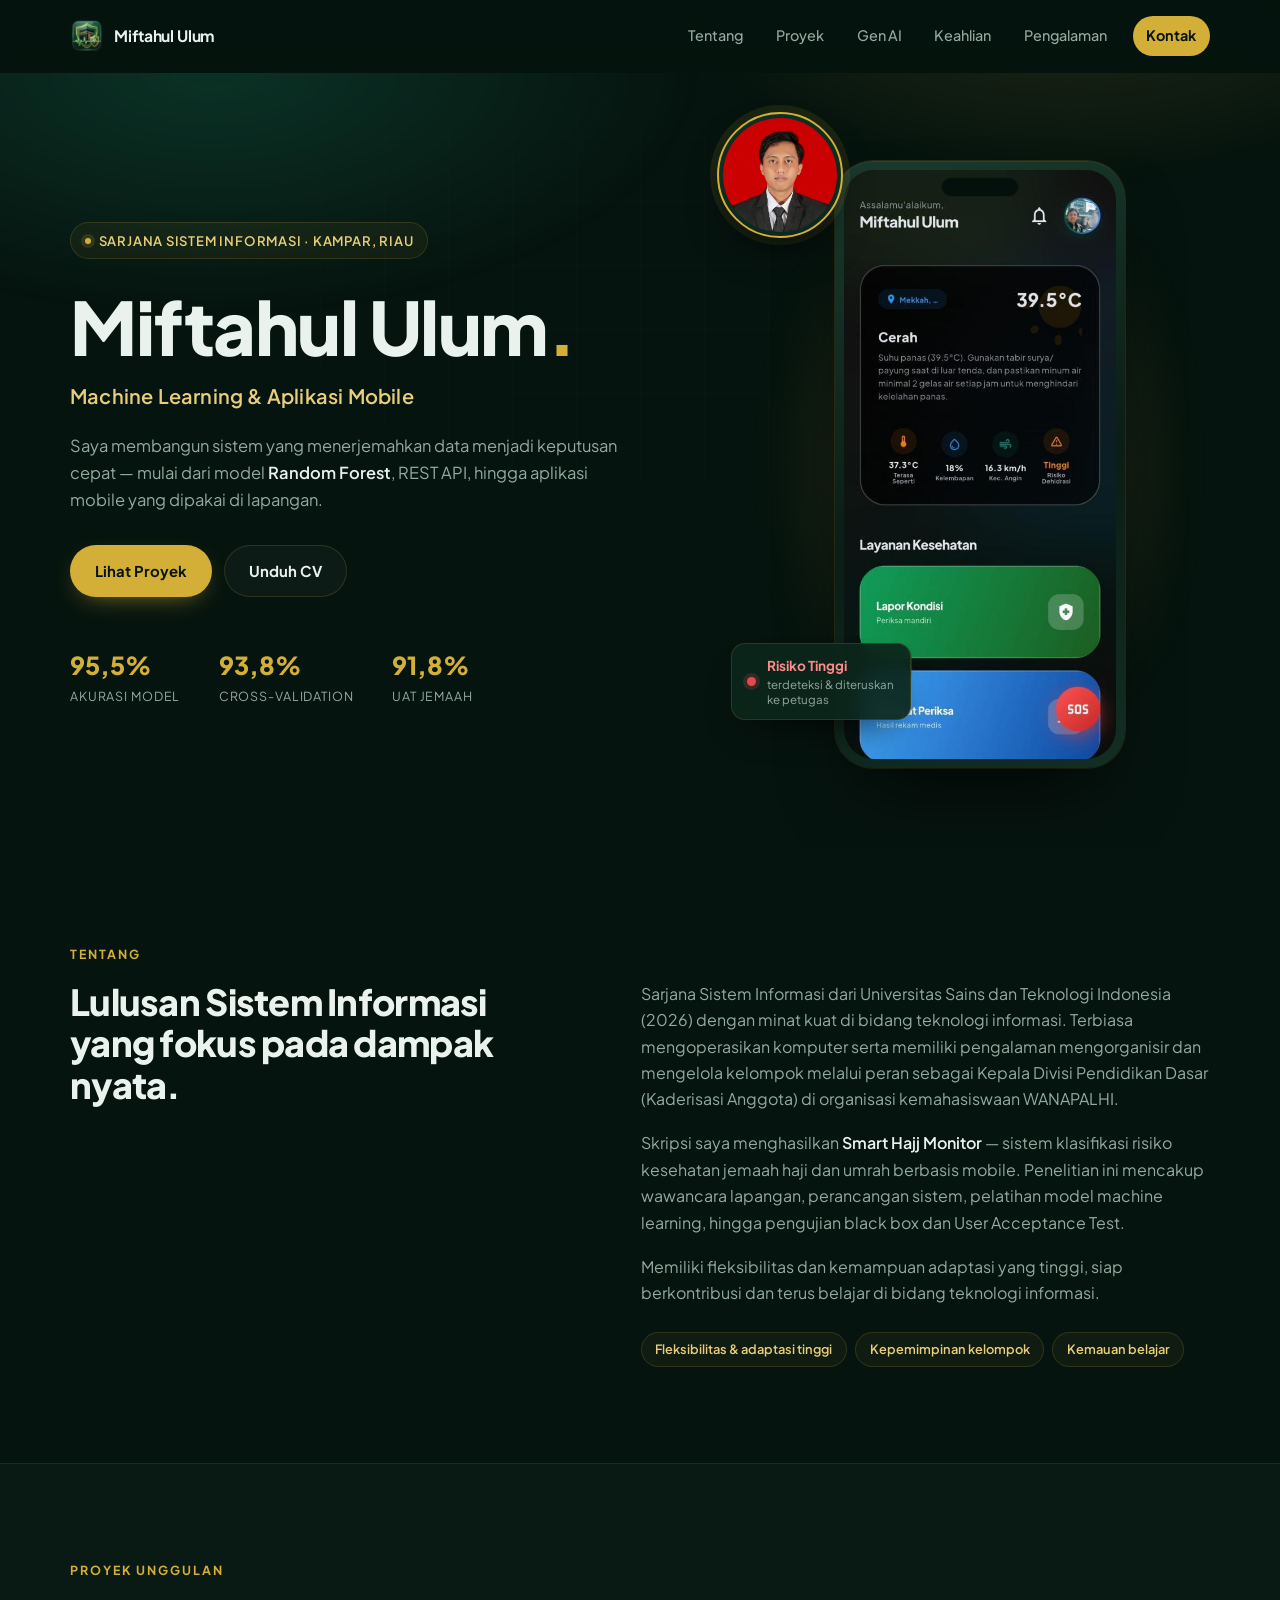
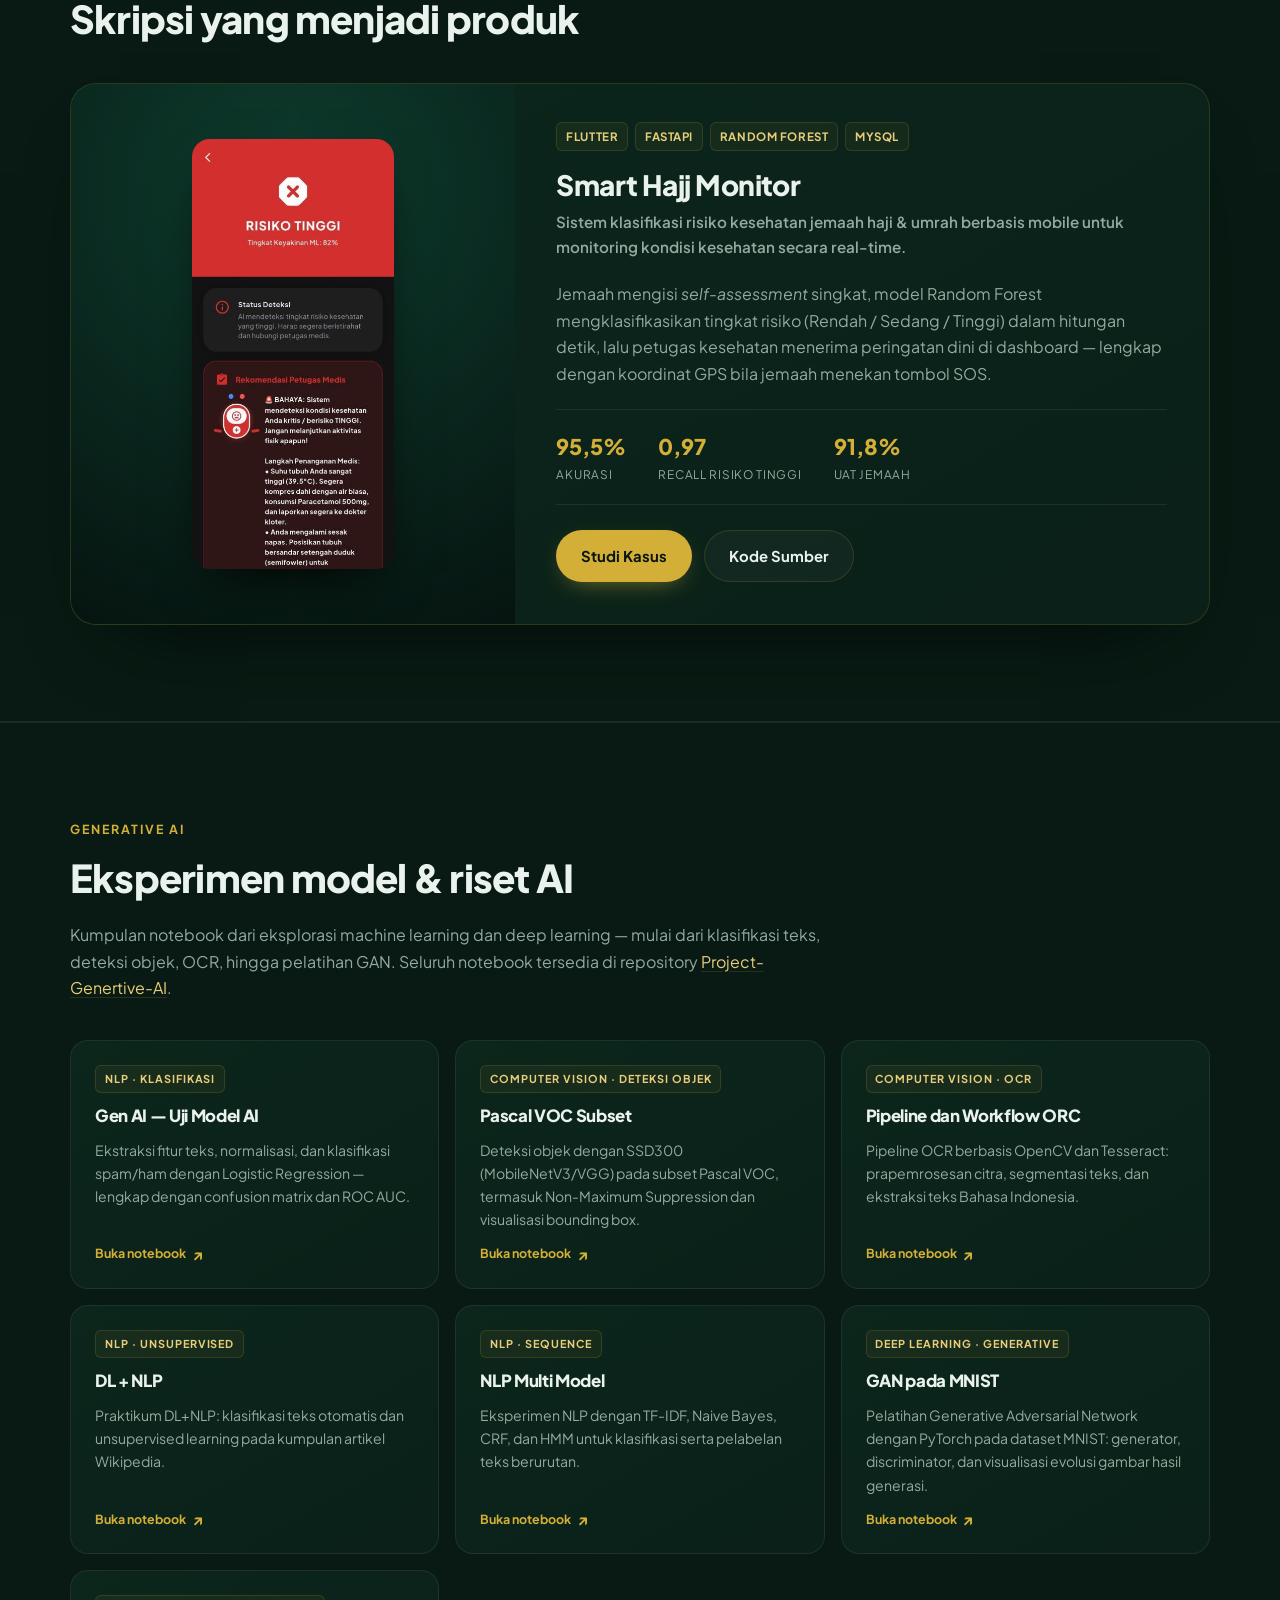
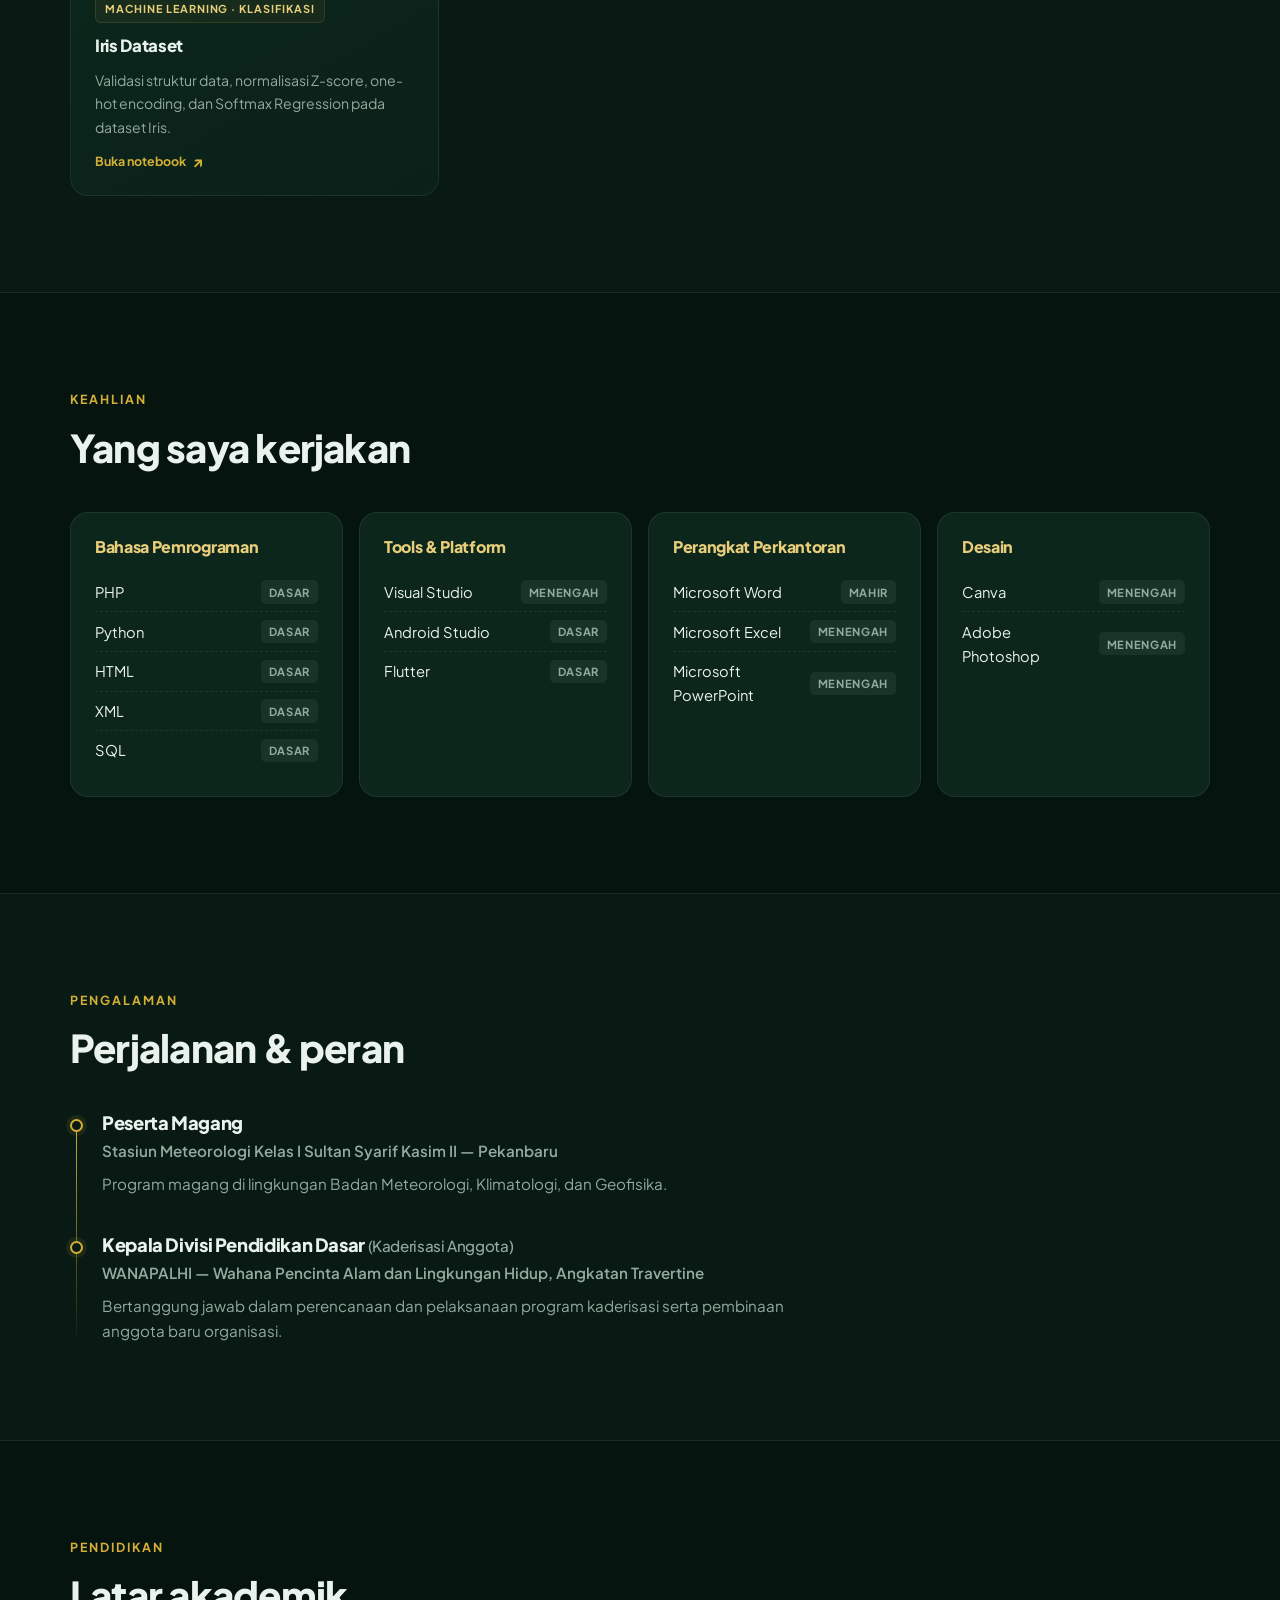
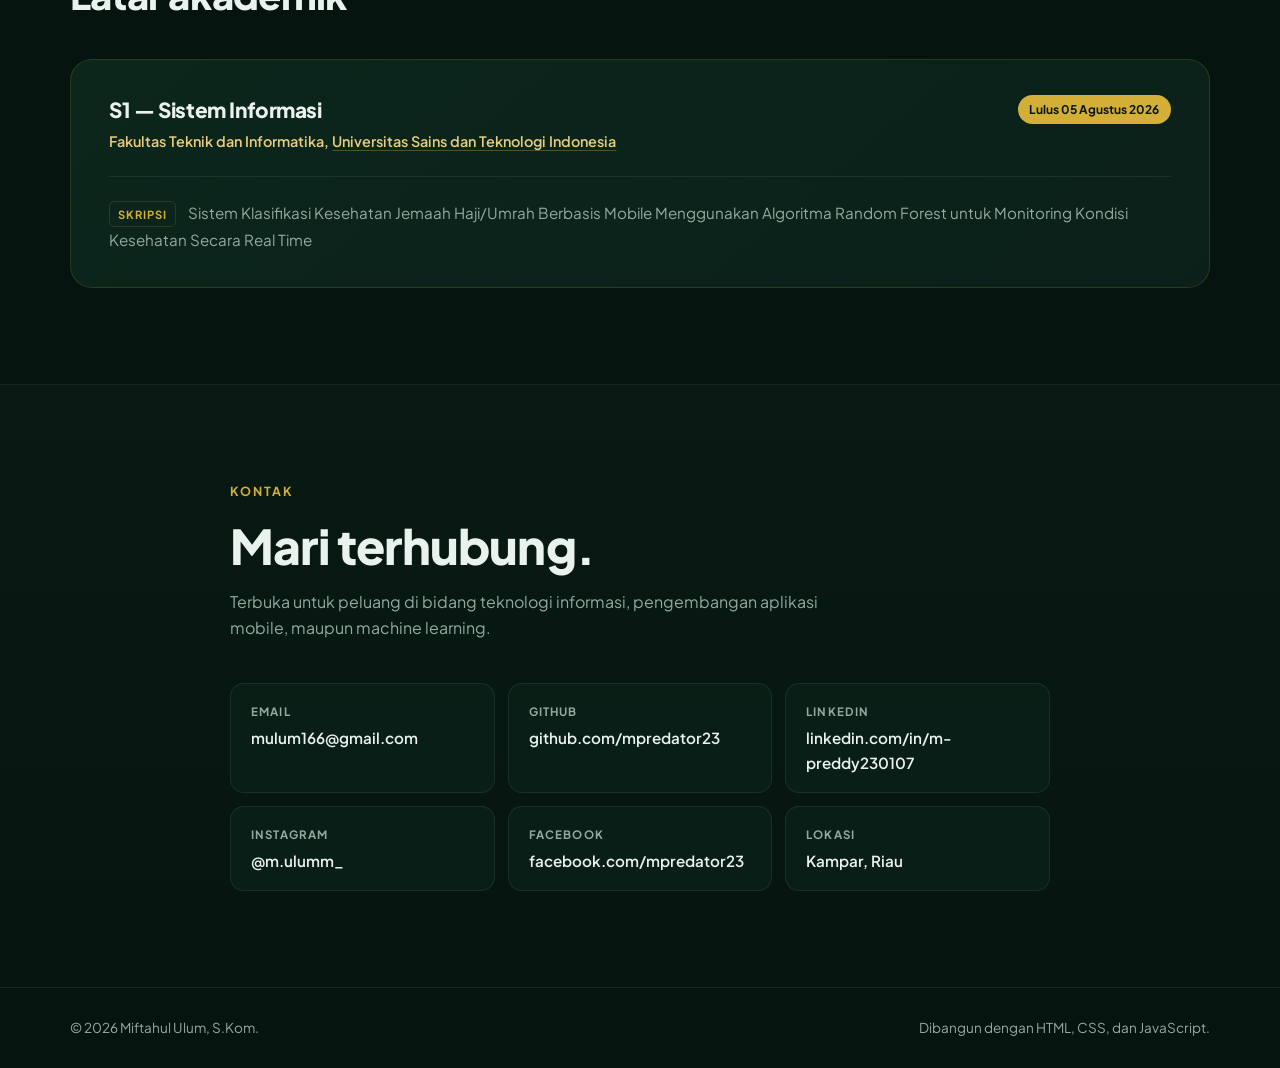
<file: index.html>
<!doctype html>
<html lang="id">
<head>
<meta charset="utf-8">
<meta name="viewport" content="width=device-width, initial-scale=1">
<title>Miftahul Ulum — Sistem Informasi &amp; Machine Learning</title>
<meta name="description" content="Portofolio Miftahul Ulum, S.Kom. — Sarjana Sistem Informasi. Machine learning, aplikasi mobile, dan sistem monitoring kesehatan jemaah haji.">
<meta name="author" content="Miftahul Ulum">
<meta property="og:title" content="Miftahul Ulum — Sistem Informasi & Machine Learning">
<meta property="og:description" content="Sarjana Sistem Informasi. Membangun sistem monitoring kesehatan jemaah haji berbasis Random Forest dan Flutter.">
<meta property="og:type" content="website">
<link rel="icon" href="assets/img/favicon.png">
<link rel="preconnect" href="https://fonts.googleapis.com">
<link rel="preconnect" href="https://fonts.gstatic.com" crossorigin>
<link href="https://fonts.googleapis.com/css2?family=Plus+Jakarta+Sans:wght@400;500;600;700;800&display=swap" rel="stylesheet">
<link rel="stylesheet" href="assets/css/style.css">
</head>
<body>

<a class="skip" href="#tentang">Lewati ke konten</a>

<header class="nav" id="nav">
  <div class="wrap nav-inner">
    <a class="brand" href="#top">
      <img src="assets/img/logo.png" alt="" width="34" height="34">
      <span>Miftahul Ulum</span>
    </a>
    <nav class="nav-links" id="navLinks">
      <a href="#tentang">Tentang</a>
      <a href="#proyek">Proyek</a>
      <a href="#gen-ai">Gen AI</a>
      <a href="#keahlian">Keahlian</a>
      <a href="#pengalaman">Pengalaman</a>
      <a href="#kontak" class="nav-cta">Kontak</a>
    </nav>
    <button class="nav-toggle" id="navToggle" aria-label="Buka menu" aria-expanded="false">
      <span></span><span></span><span></span>
    </button>
  </div>
</header>

<main id="top">

  <!-- ================= HERO ================= -->
  <section class="hero">
    <div class="hero-glow"></div>
    <div class="wrap hero-grid">
      <div class="hero-copy">
        <p class="eyebrow"><span class="dot"></span> Sarjana Sistem Informasi · Kampar, Riau</p>
        <h1>Miftahul Ulum<span class="accent">.</span></h1>
        <p class="role">Machine Learning &amp; Aplikasi Mobile</p>
        <p class="lead">
          Saya membangun sistem yang menerjemahkan data menjadi keputusan cepat — mulai dari
          model <em>Random Forest</em>, REST API, hingga aplikasi mobile yang dipakai di lapangan.
        </p>
        <div class="hero-actions">
          <a class="btn btn-gold" href="#proyek">Lihat Proyek</a>
          <a class="btn btn-ghost" href="assets/CV_Miftahul_Ulum.pdf" download>Unduh CV</a>
        </div>
        <ul class="hero-stats">
          <li><strong>95,5%</strong><span>Akurasi model</span></li>
          <li><strong>93,8%</strong><span>Cross-validation</span></li>
          <li><strong>91,8%</strong><span>UAT jemaah</span></li>
        </ul>
      </div>

      <div class="hero-visual">
        <div class="profile-photo">
          <img src="assets/img/profile.jpg" alt="Foto profil Miftahul Ulum, S.Kom.">
        </div>
        <div class="phone">
          <span class="phone-notch"></span>
          <img src="assets/img/screenshots/03-beranda-jemaah.jpg" alt="Beranda aplikasi jemaah Smart Hajj Monitor" loading="eager">
        </div>
        <div class="float-card">
          <span class="float-dot"></span>
          <div>
            <strong>Risiko Tinggi</strong>
            <small>terdeteksi &amp; diteruskan ke petugas</small>
          </div>
        </div>
      </div>
    </div>
  </section>

  <!-- ================= TENTANG ================= -->
  <section id="tentang" class="section">
    <div class="wrap">
      <p class="kicker">Tentang</p>
      <div class="about-grid">
        <div class="reveal">
          <h2>Lulusan Sistem Informasi yang fokus pada dampak nyata.</h2>
        </div>
        <div class="about-body reveal">
          <p>
            Sarjana Sistem Informasi dari Universitas Sains dan Teknologi Indonesia (2026) dengan
            minat kuat di bidang teknologi informasi. Terbiasa mengoperasikan komputer serta memiliki
            pengalaman mengorganisir dan mengelola kelompok melalui peran sebagai Kepala Divisi
            Pendidikan Dasar (Kaderisasi Anggota) di organisasi kemahasiswaan WANAPALHI.
          </p>
          <p>
            Skripsi saya menghasilkan <strong>Smart Hajj Monitor</strong> — sistem klasifikasi risiko
            kesehatan jemaah haji dan umrah berbasis mobile. Penelitian ini mencakup wawancara
            lapangan, perancangan sistem, pelatihan model machine learning, hingga pengujian
            black box dan User Acceptance Test.
          </p>
          <p>
            Memiliki fleksibilitas dan kemampuan adaptasi yang tinggi, siap berkontribusi dan terus
            belajar di bidang teknologi informasi.
          </p>
          <ul class="chips">
            <li>Fleksibilitas &amp; adaptasi tinggi</li>
            <li>Kepemimpinan kelompok</li>
            <li>Kemauan belajar</li>
          </ul>
        </div>
      </div>
    </div>
  </section>

  <!-- ================= PROYEK ================= -->
  <section id="proyek" class="section section-alt">
    <div class="wrap">
      <p class="kicker">Proyek Unggulan</p>
      <h2 class="section-title">Skripsi yang menjadi produk</h2>

      <article class="project-card reveal">
        <div class="project-media">
          <img src="assets/img/screenshots/12-risiko-tinggi.jpg" alt="Layar hasil klasifikasi risiko tinggi" loading="lazy">
        </div>
        <div class="project-body">
          <div class="project-tags">
            <span>Flutter</span><span>FastAPI</span><span>Random Forest</span><span>MySQL</span>
          </div>
          <h3>Smart Hajj Monitor</h3>
          <p class="project-sub">
            Sistem klasifikasi risiko kesehatan jemaah haji &amp; umrah berbasis mobile
            untuk monitoring kondisi kesehatan secara real-time.
          </p>
          <p>
            Jemaah mengisi <em>self-assessment</em> singkat, model Random Forest mengklasifikasikan
            tingkat risiko (Rendah / Sedang / Tinggi) dalam hitungan detik, lalu petugas kesehatan
            menerima peringatan dini di dashboard — lengkap dengan koordinat GPS bila jemaah
            menekan tombol SOS.
          </p>
          <ul class="metrics">
            <li><strong>95,5%</strong><span>akurasi</span></li>
            <li><strong>0,97</strong><span>recall risiko tinggi</span></li>
            <li><strong>91,8%</strong><span>UAT jemaah</span></li>
          </ul>
          <div class="project-actions">
            <a class="btn btn-gold" href="projects/smart-hajj-monitor.html">Studi Kasus</a>
            <a class="btn btn-ghost" href="https://github.com/mpredator23/Smart-Hajj-Monitor" target="_blank" rel="noopener">Kode Sumber</a>
          </div>
        </div>
      </article>
    </div>
  </section>

  <!-- ================= GENERATIVE AI ================= -->
  <section id="gen-ai" class="section section-alt">
    <div class="wrap">
      <p class="kicker">Generative AI</p>
      <h2 class="section-title">Eksperimen model &amp; riset AI</h2>
      <p class="genai-lead">
        Kumpulan notebook dari eksplorasi machine learning dan deep learning — mulai dari
        klasifikasi teks, deteksi objek, OCR, hingga pelatihan GAN. Seluruh notebook tersedia
        di repository
        <a href="https://github.com/mpredator23/Project-Genertive-AI" target="_blank" rel="noopener">Project-Genertive-AI</a>.
      </p>

      <div class="genai-grid">
        <a class="genai-card reveal" href="https://github.com/mpredator23/Project-Genertive-AI/blob/main/Gen%20AI%20menguji%20model%20ai.ipynb" target="_blank" rel="noopener">
          <span class="genai-tag">NLP · Klasifikasi</span>
          <h3>Gen AI — Uji Model AI</h3>
          <p>Ekstraksi fitur teks, normalisasi, dan klasifikasi spam/ham dengan Logistic Regression — lengkap dengan confusion matrix dan ROC AUC.</p>
          <span class="genai-more">Buka notebook <span aria-hidden="true">↗</span></span>
        </a>

        <a class="genai-card reveal" href="https://github.com/mpredator23/Project-Genertive-AI/blob/main/Pascal%20VOC%20Subset.ipynb" target="_blank" rel="noopener">
          <span class="genai-tag">Computer Vision · Deteksi Objek</span>
          <h3>Pascal VOC Subset</h3>
          <p>Deteksi objek dengan SSD300 (MobileNetV3/VGG) pada subset Pascal VOC, termasuk Non-Maximum Suppression dan visualisasi bounding box.</p>
          <span class="genai-more">Buka notebook <span aria-hidden="true">↗</span></span>
        </a>

        <a class="genai-card reveal" href="https://github.com/mpredator23/Project-Genertive-AI/blob/main/Pipeline%20dan%20Workflow%20ORC.ipynb" target="_blank" rel="noopener">
          <span class="genai-tag">Computer Vision · OCR</span>
          <h3>Pipeline dan Workflow ORC</h3>
          <p>Pipeline OCR berbasis OpenCV dan Tesseract: prapemrosesan citra, segmentasi teks, dan ekstraksi teks Bahasa Indonesia.</p>
          <span class="genai-more">Buka notebook <span aria-hidden="true">↗</span></span>
        </a>

        <a class="genai-card reveal" href="https://github.com/mpredator23/Project-Genertive-AI/blob/main/DL%20%2B%20NLP.ipynb" target="_blank" rel="noopener">
          <span class="genai-tag">NLP · Unsupervised</span>
          <h3>DL + NLP</h3>
          <p>Praktikum DL+NLP: klasifikasi teks otomatis dan unsupervised learning pada kumpulan artikel Wikipedia.</p>
          <span class="genai-more">Buka notebook <span aria-hidden="true">↗</span></span>
        </a>

        <a class="genai-card reveal" href="https://github.com/mpredator23/Project-Genertive-AI/blob/main/NLP%20Multi%20Model.ipynb" target="_blank" rel="noopener">
          <span class="genai-tag">NLP · Sequence</span>
          <h3>NLP Multi Model</h3>
          <p>Eksperimen NLP dengan TF-IDF, Naive Bayes, CRF, dan HMM untuk klasifikasi serta pelabelan teks berurutan.</p>
          <span class="genai-more">Buka notebook <span aria-hidden="true">↗</span></span>
        </a>

        <a class="genai-card reveal" href="https://github.com/mpredator23/Project-Genertive-AI/blob/main/GAN%20pada%20MNIST.ipynb" target="_blank" rel="noopener">
          <span class="genai-tag">Deep Learning · Generative</span>
          <h3>GAN pada MNIST</h3>
          <p>Pelatihan Generative Adversarial Network dengan PyTorch pada dataset MNIST: generator, discriminator, dan visualisasi evolusi gambar hasil generasi.</p>
          <span class="genai-more">Buka notebook <span aria-hidden="true">↗</span></span>
        </a>

        <a class="genai-card reveal" href="https://github.com/mpredator23/Project-Genertive-AI/blob/main/Iris%20Dataset.ipynb" target="_blank" rel="noopener">
          <span class="genai-tag">Machine Learning · Klasifikasi</span>
          <h3>Iris Dataset</h3>
          <p>Validasi struktur data, normalisasi Z-score, one-hot encoding, dan Softmax Regression pada dataset Iris.</p>
          <span class="genai-more">Buka notebook <span aria-hidden="true">↗</span></span>
        </a>
      </div>
    </div>
  </section>

  <!-- ================= KEAHLIAN ================= -->
  <section id="keahlian" class="section">
    <div class="wrap">
      <p class="kicker">Keahlian</p>
      <h2 class="section-title">Yang saya kerjakan</h2>

      <div class="skill-grid">
        <div class="skill-card reveal">
          <h3>Bahasa Pemrograman</h3>
          <ul>
            <li>PHP <span class="lvl">dasar</span></li>
            <li>Python <span class="lvl">dasar</span></li>
            <li>HTML <span class="lvl">dasar</span></li>
            <li>XML <span class="lvl">dasar</span></li>
            <li>SQL <span class="lvl">dasar</span></li>
          </ul>
        </div>
        <div class="skill-card reveal">
          <h3>Tools &amp; Platform</h3>
          <ul>
            <li>Visual Studio <span class="lvl">menengah</span></li>
            <li>Android Studio <span class="lvl">dasar</span></li>
            <li>Flutter <span class="lvl">dasar</span></li>
          </ul>
        </div>
        <div class="skill-card reveal">
          <h3>Perangkat Perkantoran</h3>
          <ul>
            <li>Microsoft Word <span class="lvl">mahir</span></li>
            <li>Microsoft Excel <span class="lvl">menengah</span></li>
            <li>Microsoft PowerPoint <span class="lvl">menengah</span></li>
          </ul>
        </div>
        <div class="skill-card reveal">
          <h3>Desain</h3>
          <ul>
            <li>Canva <span class="lvl">menengah</span></li>
            <li>Adobe Photoshop <span class="lvl">menengah</span></li>
          </ul>
        </div>
      </div>
    </div>
  </section>

  <!-- ================= PENGALAMAN ================= -->
  <section id="pengalaman" class="section section-alt">
    <div class="wrap">
      <p class="kicker">Pengalaman</p>
      <h2 class="section-title">Perjalanan &amp; peran</h2>

      <div class="timeline">
        <article class="tl-item reveal">
          <div class="tl-mark"></div>
          <div class="tl-body">
            <h3>Peserta Magang</h3>
            <p class="tl-org">Stasiun Meteorologi Kelas I Sultan Syarif Kasim II — Pekanbaru</p>
            <p>Program magang di lingkungan Badan Meteorologi, Klimatologi, dan Geofisika.</p>
          </div>
        </article>
        <article class="tl-item reveal">
          <div class="tl-mark"></div>
          <div class="tl-body">
            <h3>Kepala Divisi Pendidikan Dasar <span>(Kaderisasi Anggota)</span></h3>
            <p class="tl-org">WANAPALHI — Wahana Pencinta Alam dan Lingkungan Hidup, Angkatan Travertine</p>
            <p>Bertanggung jawab dalam perencanaan dan pelaksanaan program kaderisasi serta pembinaan anggota baru organisasi.</p>
          </div>
        </article>
      </div>
    </div>
  </section>

  <!-- ================= PENDIDIKAN ================= -->
  <section id="pendidikan" class="section">
    <div class="wrap">
      <p class="kicker">Pendidikan</p>
      <h2 class="section-title">Latar akademik</h2>

      <article class="edu-card reveal">
        <div class="edu-head">
          <h3>S1 — Sistem Informasi</h3>
          <span class="badge">Lulus 05 Agustus 2026</span>
        </div>
        <p class="tl-org">Fakultas Teknik dan Informatika, <a class="edu-link" href="https://usti.ac.id/" target="_blank" rel="noopener">Universitas Sains dan Teknologi Indonesia</a></p>
        <p class="edu-thesis">
          <span>Skripsi</span>
          Sistem Klasifikasi Kesehatan Jemaah Haji/Umrah Berbasis Mobile Menggunakan Algoritma
          Random Forest untuk Monitoring Kondisi Kesehatan Secara Real Time
        </p>
      </article>
    </div>
  </section>

  <!-- ================= KONTAK ================= -->
  <section id="kontak" class="section contact">
    <div class="wrap contact-inner">
      <p class="kicker">Kontak</p>
      <h2>Mari terhubung.</h2>
      <p class="contact-lead">
        Terbuka untuk peluang di bidang teknologi informasi, pengembangan aplikasi mobile,
        maupun machine learning.
      </p>
      <div class="contact-grid">
        <a class="contact-item" href="mailto:mulum166@gmail.com">
          <span>Email</span>
          <strong>mulum166@gmail.com</strong>
        </a>
        <a class="contact-item" href="https://github.com/mpredator23" target="_blank" rel="noopener">
          <span>GitHub</span>
          <strong>github.com/mpredator23</strong>
        </a>
        <a class="contact-item" href="https://www.linkedin.com/in/m-preddy230107/" target="_blank" rel="noopener">
          <span>LinkedIn</span>
          <strong>linkedin.com/in/m-preddy230107</strong>
        </a>
        <a class="contact-item" href="https://www.instagram.com/m.ulumm_/" target="_blank" rel="noopener">
          <span>Instagram</span>
          <strong>@m.ulumm_</strong>
        </a>
        <a class="contact-item" href="https://www.facebook.com/mpredator23" target="_blank" rel="noopener">
          <span>Facebook</span>
          <strong>facebook.com/mpredator23</strong>
        </a>
        <div class="contact-item static">
          <span>Lokasi</span>
          <strong>Kampar, Riau</strong>
        </div>
      </div>
    </div>
  </section>

</main>

<footer class="foot">
  <div class="wrap foot-inner">
    <p>© 2026 Miftahul Ulum, S.Kom.</p>
    <p>Dibangun dengan HTML, CSS, dan JavaScript.</p>
  </div>
</footer>

<script src="assets/js/main.js"></script>
</body>
</html>
</file>
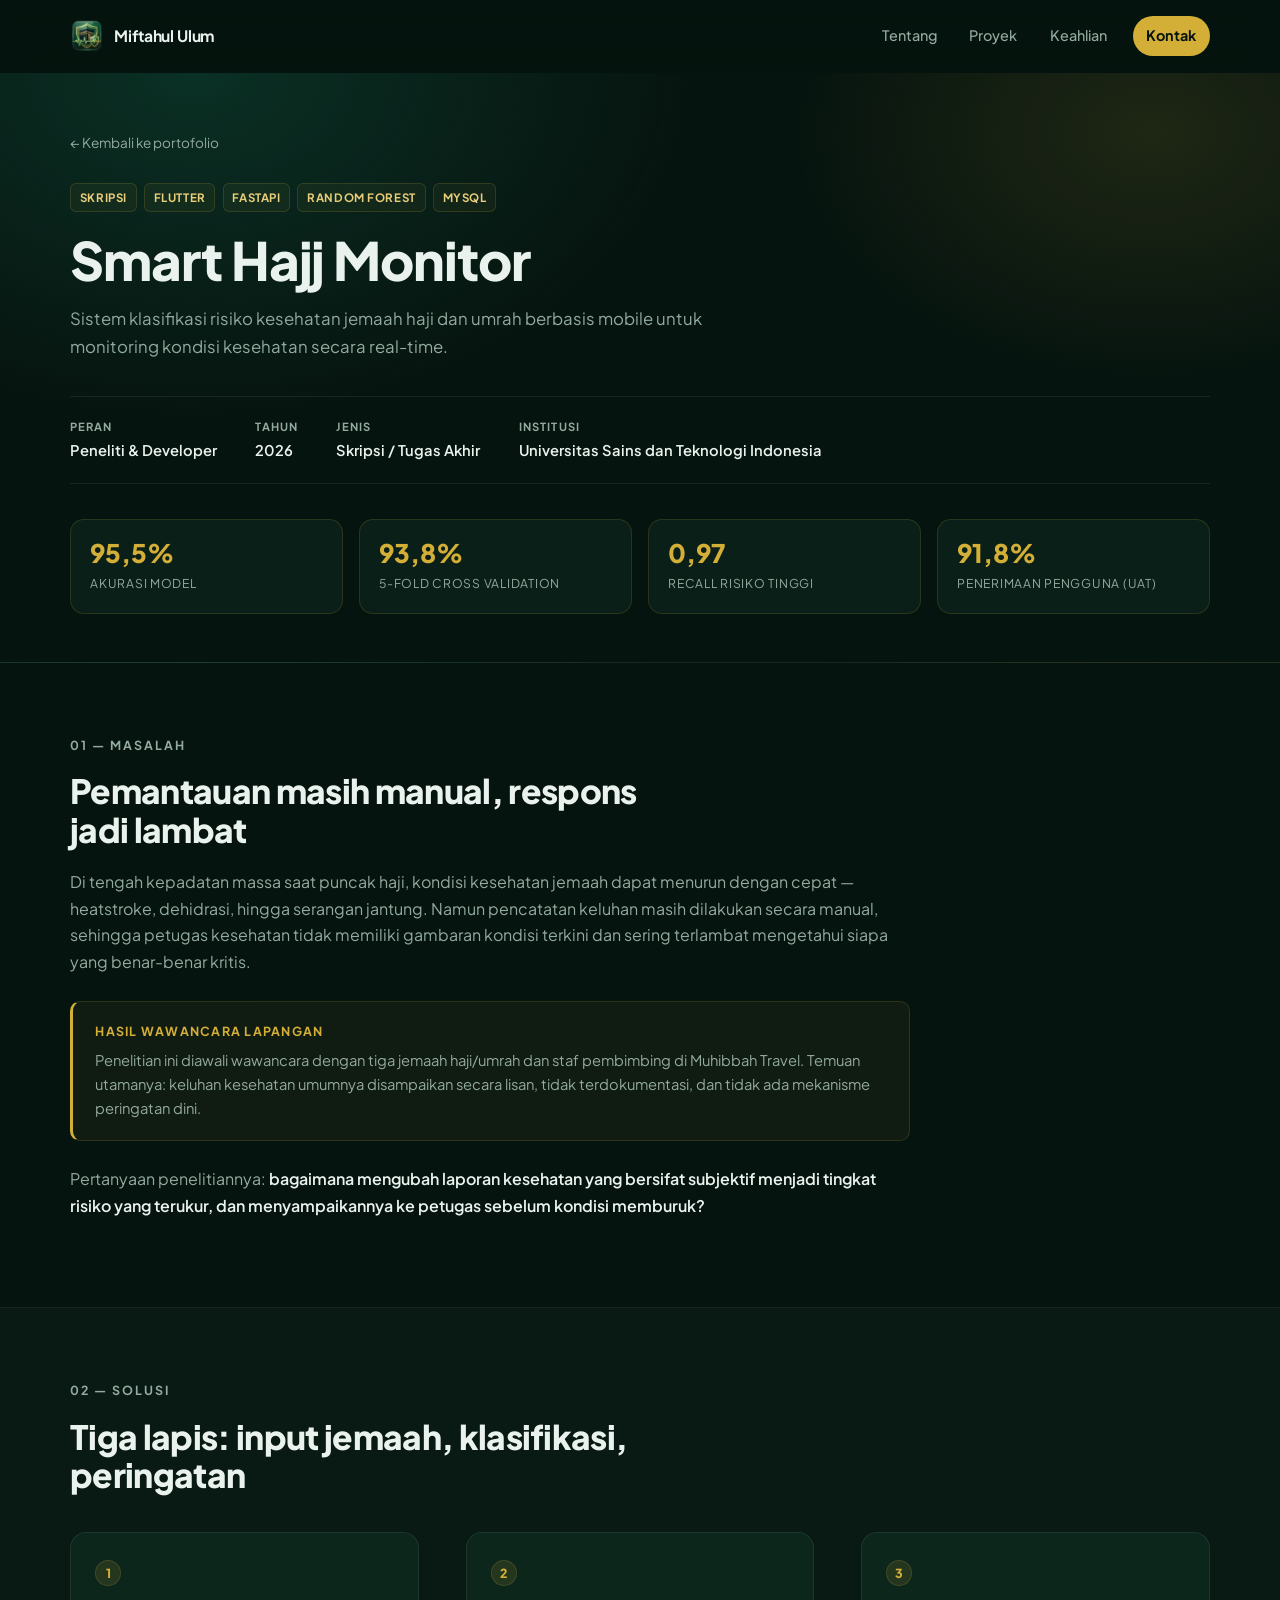
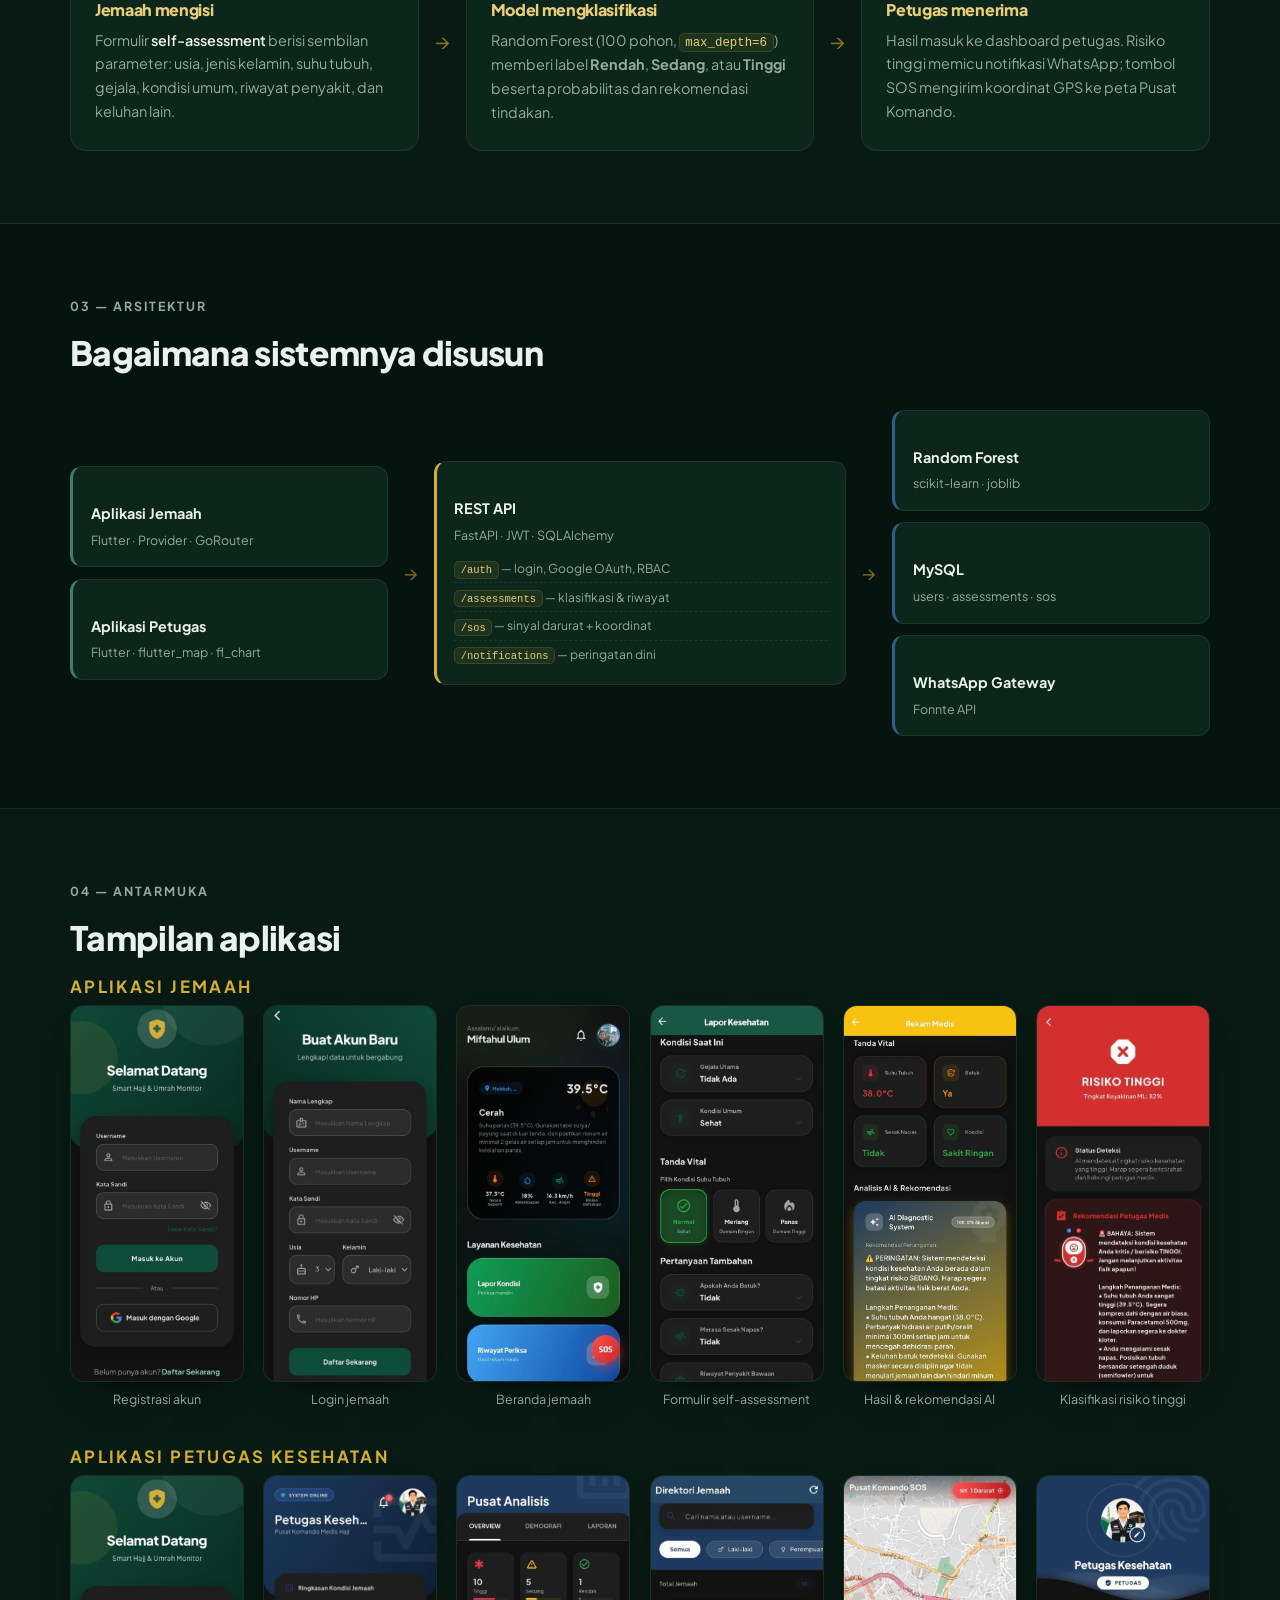
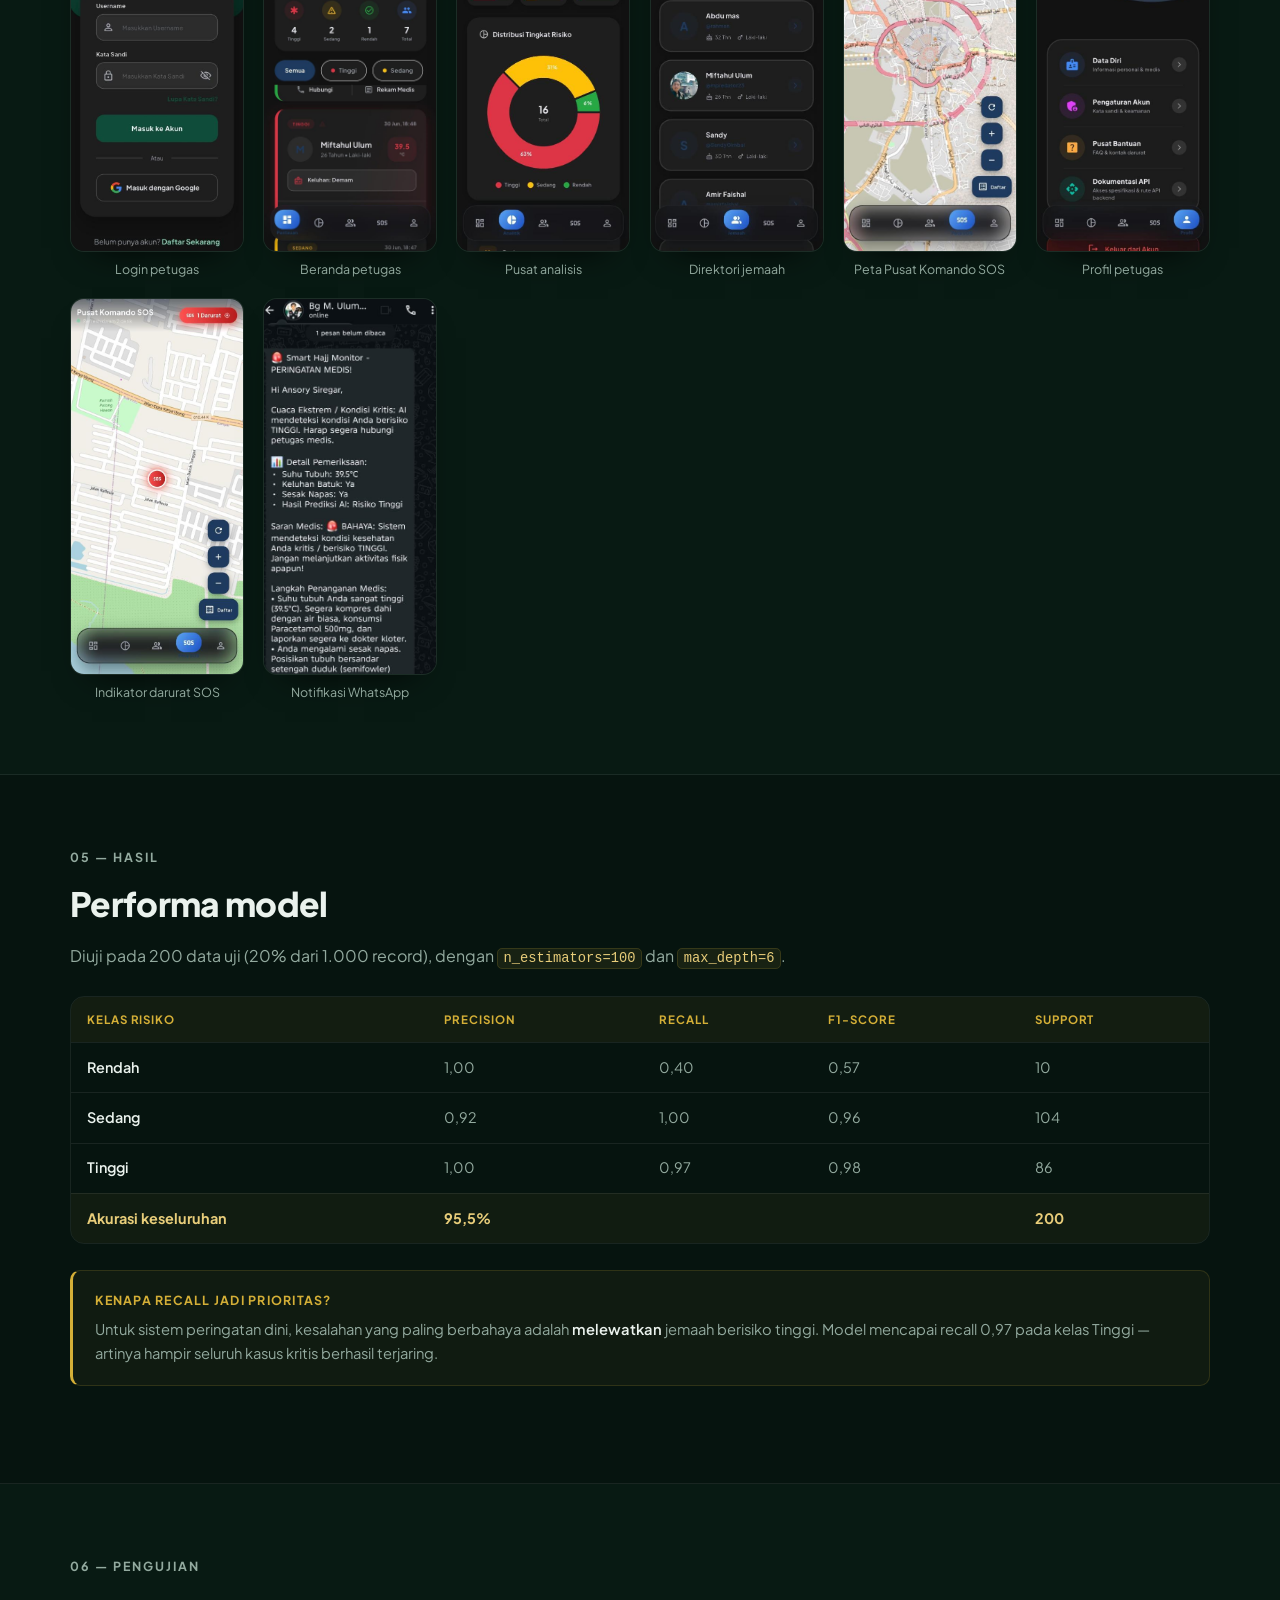
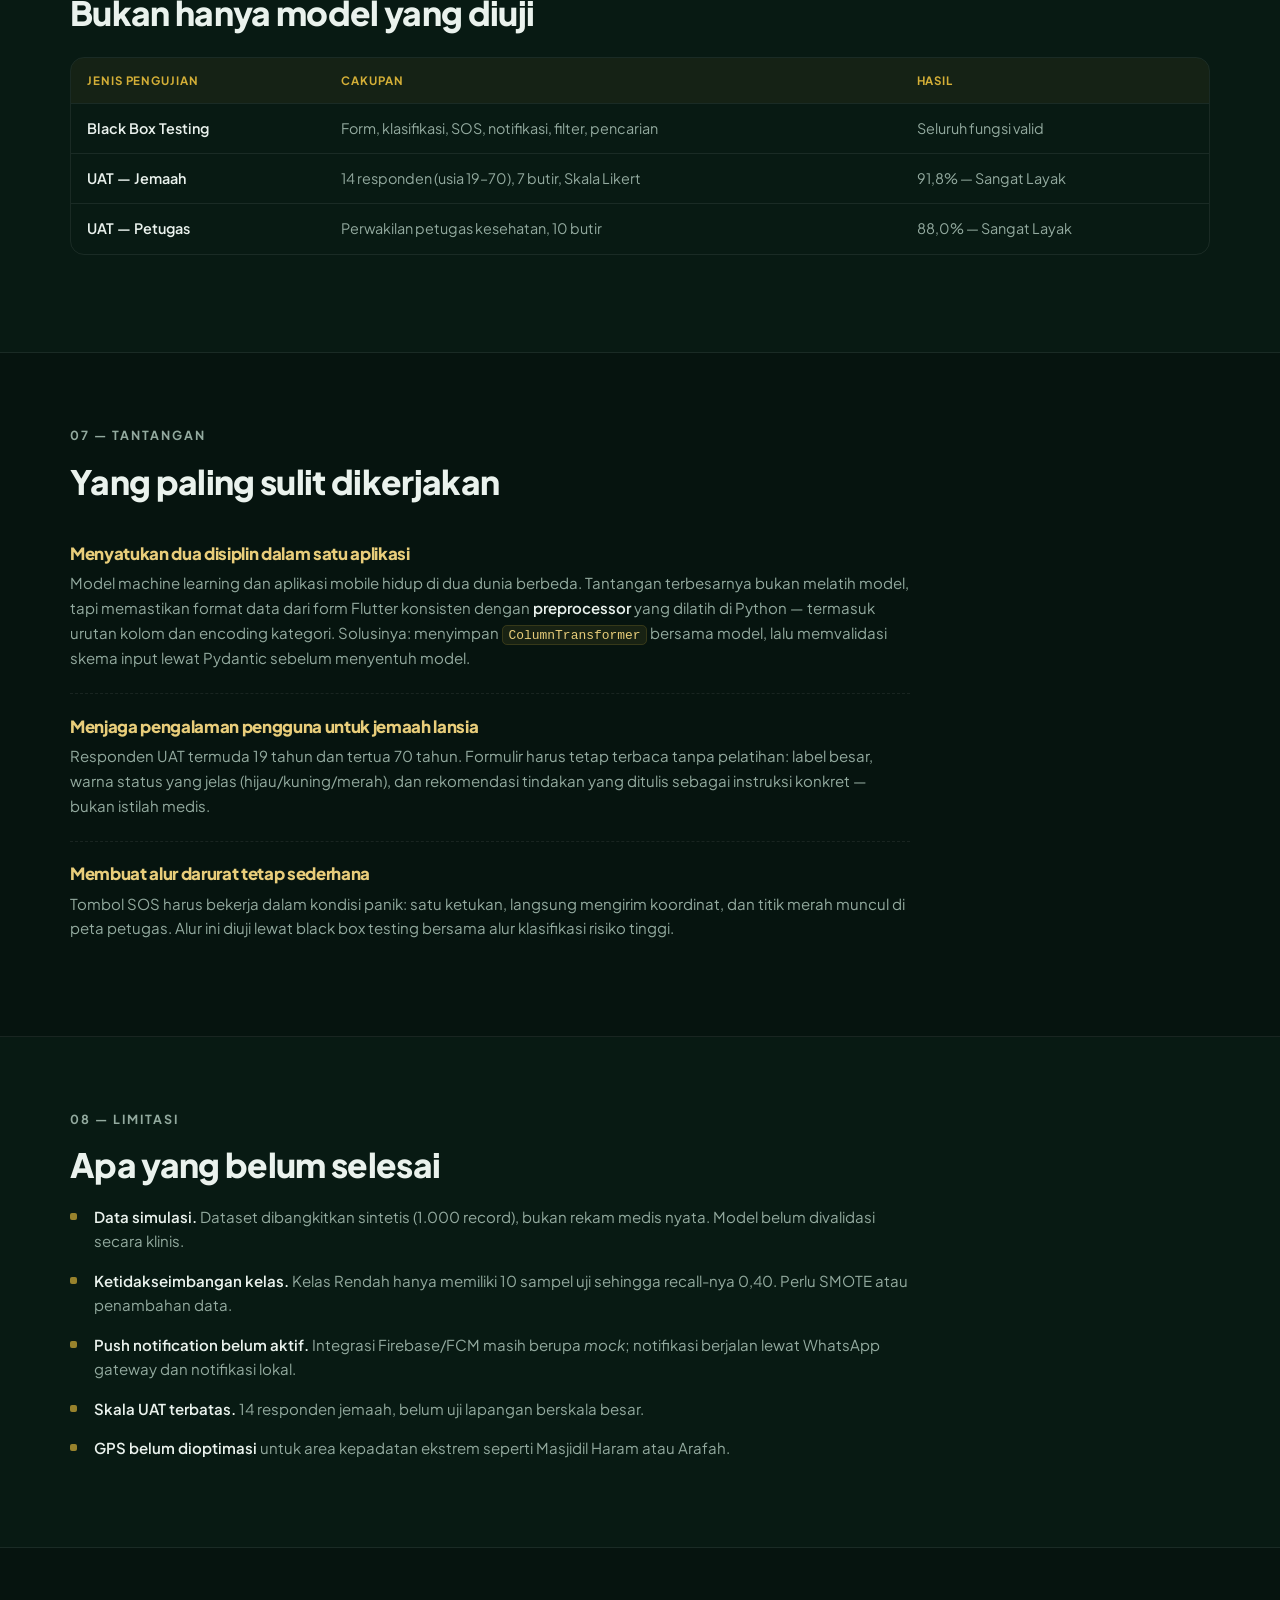
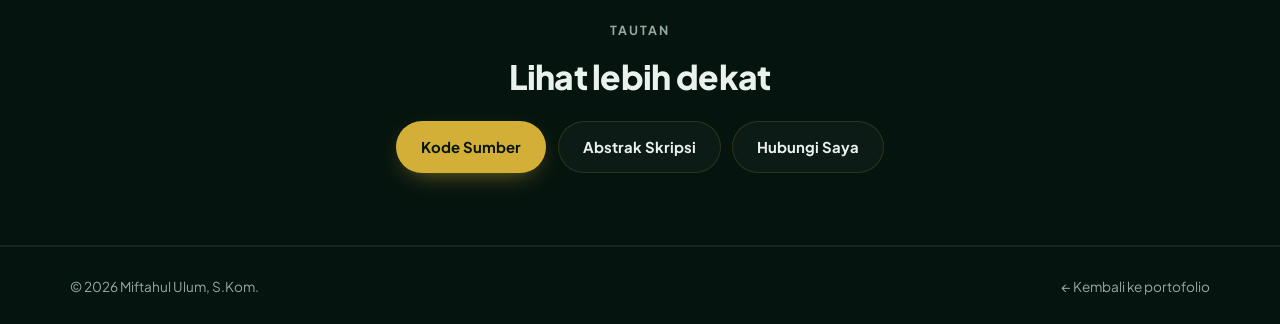
<file: projects/smart-hajj-monitor.html>
<!doctype html>
<html lang="id">
<head>
<meta charset="utf-8">
<meta name="viewport" content="width=device-width, initial-scale=1">
<title>Smart Hajj Monitor — Studi Kasus · Miftahul Ulum</title>
<meta name="description" content="Studi kasus Smart Hajj Monitor: sistem klasifikasi risiko kesehatan jemaah haji berbasis Random Forest dan Flutter. Akurasi 95,5%.">
<link rel="icon" href="../assets/img/favicon.png">
<link rel="preconnect" href="https://fonts.googleapis.com">
<link rel="preconnect" href="https://fonts.gstatic.com" crossorigin>
<link href="https://fonts.googleapis.com/css2?family=Plus+Jakarta+Sans:wght@400;500;600;700;800&display=swap" rel="stylesheet">
<link rel="stylesheet" href="../assets/css/style.css">
<link rel="stylesheet" href="../assets/css/case.css">
</head>
<body class="case-page">

<header class="nav scrolled" id="nav">
  <div class="wrap nav-inner">
    <a class="brand" href="../index.html">
      <img src="../assets/img/logo.png" alt="" width="34" height="34">
      <span>Miftahul Ulum</span>
    </a>
    <nav class="nav-links" id="navLinks">
      <a href="../index.html#tentang">Tentang</a>
      <a href="../index.html#proyek">Proyek</a>
      <a href="../index.html#keahlian">Keahlian</a>
      <a href="../index.html#kontak" class="nav-cta">Kontak</a>
    </nav>
    <button class="nav-toggle" id="navToggle" aria-label="Buka menu" aria-expanded="false">
      <span></span><span></span><span></span>
    </button>
  </div>
</header>

<main>

  <!-- ============ HERO ============ -->
  <section class="case-hero">
    <div class="wrap">
      <a class="back" href="../index.html">← Kembali ke portofolio</a>
      <div class="project-tags">
        <span>Skripsi</span><span>Flutter</span><span>FastAPI</span><span>Random Forest</span><span>MySQL</span>
      </div>
      <h1>Smart Hajj Monitor</h1>
      <p class="case-sub">
        Sistem klasifikasi risiko kesehatan jemaah haji dan umrah berbasis mobile
        untuk monitoring kondisi kesehatan secara real-time.
      </p>

      <ul class="case-meta">
        <li><span>Peran</span><strong>Peneliti &amp; Developer</strong></li>
        <li><span>Tahun</span><strong>2026</strong></li>
        <li><span>Jenis</span><strong>Skripsi / Tugas Akhir</strong></li>
        <li><span>Institusi</span><strong>Universitas Sains dan Teknologi Indonesia</strong></li>
      </ul>

      <div class="case-metrics">
        <div><strong>95,5%</strong><span>Akurasi model</span></div>
        <div><strong>93,8%</strong><span>5-Fold Cross Validation</span></div>
        <div><strong>0,97</strong><span>Recall risiko tinggi</span></div>
        <div><strong>91,8%</strong><span>Penerimaan pengguna (UAT)</span></div>
      </div>
    </div>
  </section>

  <!-- ============ MASALAH ============ -->
  <section class="case-section">
    <div class="wrap narrow">
      <p class="kicker">01 — Masalah</p>
      <h2>Pemantauan masih manual, respons jadi lambat</h2>
      <p>
        Di tengah kepadatan massa saat puncak haji, kondisi kesehatan jemaah dapat menurun
        dengan cepat — heatstroke, dehidrasi, hingga serangan jantung. Namun pencatatan
        keluhan masih dilakukan secara manual, sehingga petugas kesehatan tidak memiliki
        gambaran kondisi terkini dan sering terlambat mengetahui siapa yang benar-benar kritis.
      </p>
      <div class="callout">
        <strong>Hasil wawancara lapangan</strong>
        <p>
          Penelitian ini diawali wawancara dengan tiga jemaah haji/umrah dan staf pembimbing
          di Muhibbah Travel. Temuan utamanya: keluhan kesehatan umumnya disampaikan secara
          lisan, tidak terdokumentasi, dan tidak ada mekanisme peringatan dini.
        </p>
      </div>
      <p>
        Pertanyaan penelitiannya: <em>bagaimana mengubah laporan kesehatan yang bersifat
        subjektif menjadi tingkat risiko yang terukur, dan menyampaikannya ke petugas
        sebelum kondisi memburuk?</em>
      </p>
    </div>
  </section>

  <!-- ============ SOLUSI ============ -->
  <section class="case-section alt">
    <div class="wrap">
      <p class="kicker">02 — Solusi</p>
      <h2 class="narrow">Tiga lapis: input jemaah, klasifikasi, peringatan</h2>

      <div class="flow">
        <div class="flow-node">
          <span class="flow-num">1</span>
          <h3>Jemaah mengisi</h3>
          <p>Formulir <em>self-assessment</em> berisi sembilan parameter: usia, jenis kelamin, suhu tubuh, gejala, kondisi umum, riwayat penyakit, dan keluhan lain.</p>
        </div>
        <div class="flow-arrow" aria-hidden="true">→</div>
        <div class="flow-node">
          <span class="flow-num">2</span>
          <h3>Model mengklasifikasi</h3>
          <p>Random Forest (100 pohon, <code>max_depth=6</code>) memberi label <strong>Rendah</strong>, <strong>Sedang</strong>, atau <strong>Tinggi</strong> beserta probabilitas dan rekomendasi tindakan.</p>
        </div>
        <div class="flow-arrow" aria-hidden="true">→</div>
        <div class="flow-node">
          <span class="flow-num">3</span>
          <h3>Petugas menerima</h3>
          <p>Hasil masuk ke dashboard petugas. Risiko tinggi memicu notifikasi WhatsApp; tombol SOS mengirim koordinat GPS ke peta Pusat Komando.</p>
        </div>
      </div>
    </div>
  </section>

  <!-- ============ ARSITEKTUR ============ -->
  <section class="case-section">
    <div class="wrap">
      <p class="kicker">03 — Arsitektur</p>
      <h2>Bagaimana sistemnya disusun</h2>

      <div class="arch">
        <div class="arch-col">
          <div class="arch-box client">
            <h4>Aplikasi Jemaah</h4>
            <p>Flutter · Provider · GoRouter</p>
          </div>
          <div class="arch-box client">
            <h4>Aplikasi Petugas</h4>
            <p>Flutter · flutter_map · fl_chart</p>
          </div>
        </div>
        <div class="arch-arrow" aria-hidden="true">→</div>
        <div class="arch-col">
          <div class="arch-box server">
            <h4>REST API</h4>
            <p>FastAPI · JWT · SQLAlchemy</p>
            <ul>
              <li><code>/auth</code> — login, Google OAuth, RBAC</li>
              <li><code>/assessments</code> — klasifikasi &amp; riwayat</li>
              <li><code>/sos</code> — sinyal darurat + koordinat</li>
              <li><code>/notifications</code> — peringatan dini</li>
            </ul>
          </div>
        </div>
        <div class="arch-arrow" aria-hidden="true">→</div>
        <div class="arch-col">
          <div class="arch-box data">
            <h4>Random Forest</h4>
            <p>scikit-learn · joblib</p>
          </div>
          <div class="arch-box data">
            <h4>MySQL</h4>
            <p>users · assessments · sos</p>
          </div>
          <div class="arch-box data">
            <h4>WhatsApp Gateway</h4>
            <p>Fonnte API</p>
          </div>
        </div>
      </div>
    </div>
  </section>

  <!-- ============ GALERI ============ -->
  <section class="case-section alt">
    <div class="wrap">
      <p class="kicker">04 — Antarmuka</p>
      <h2>Tampilan aplikasi</h2>

      <h3 class="gallery-title">Aplikasi Jemaah</h3>
      <div class="shots">
        <figure class="shot"><img src="../assets/img/screenshots/01-registrasi.jpg" alt="Halaman registrasi jemaah" loading="lazy"><figcaption>Registrasi akun</figcaption></figure>
        <figure class="shot"><img src="../assets/img/screenshots/02-login-jemaah.jpg" alt="Halaman login jemaah" loading="lazy"><figcaption>Login jemaah</figcaption></figure>
        <figure class="shot"><img src="../assets/img/screenshots/03-beranda-jemaah.jpg" alt="Beranda jemaah" loading="lazy"><figcaption>Beranda jemaah</figcaption></figure>
        <figure class="shot"><img src="../assets/img/screenshots/04-assessment.jpg" alt="Formulir self-assessment" loading="lazy"><figcaption>Formulir self-assessment</figcaption></figure>
        <figure class="shot"><img src="../assets/img/screenshots/05-hasil-ai.jpg" alt="Hasil rekam medis dan rekomendasi AI" loading="lazy"><figcaption>Hasil &amp; rekomendasi AI</figcaption></figure>
        <figure class="shot"><img src="../assets/img/screenshots/12-risiko-tinggi.jpg" alt="Hasil klasifikasi risiko tinggi" loading="lazy"><figcaption>Klasifikasi risiko tinggi</figcaption></figure>
      </div>

      <h3 class="gallery-title">Aplikasi Petugas Kesehatan</h3>
      <div class="shots">
        <figure class="shot"><img src="../assets/img/screenshots/06-login-petugas.jpg" alt="Login petugas kesehatan" loading="lazy"><figcaption>Login petugas</figcaption></figure>
        <figure class="shot"><img src="../assets/img/screenshots/07-beranda-petugas.jpg" alt="Beranda petugas kesehatan" loading="lazy"><figcaption>Beranda petugas</figcaption></figure>
        <figure class="shot"><img src="../assets/img/screenshots/08-analisis.jpg" alt="Pusat analisis" loading="lazy"><figcaption>Pusat analisis</figcaption></figure>
        <figure class="shot"><img src="../assets/img/screenshots/09-direktori.jpg" alt="Direktori jemaah" loading="lazy"><figcaption>Direktori jemaah</figcaption></figure>
        <figure class="shot"><img src="../assets/img/screenshots/10-sos-peta.jpg" alt="Peta Pusat Komando SOS" loading="lazy"><figcaption>Peta Pusat Komando SOS</figcaption></figure>
        <figure class="shot"><img src="../assets/img/screenshots/11-profil-petugas.jpg" alt="Profil petugas" loading="lazy"><figcaption>Profil petugas</figcaption></figure>
        <figure class="shot"><img src="../assets/img/screenshots/14-sos-komando.jpg" alt="Notifikasi darurat SOS di peta" loading="lazy"><figcaption>Indikator darurat SOS</figcaption></figure>
        <figure class="shot"><img src="../assets/img/screenshots/13-notifikasi-wa.jpg" alt="Notifikasi WhatsApp peringatan medis" loading="lazy"><figcaption>Notifikasi WhatsApp</figcaption></figure>
      </div>
    </div>
  </section>

  <!-- ============ HASIL ============ -->
  <section class="case-section">
    <div class="wrap">
      <p class="kicker">05 — Hasil</p>
      <h2>Performa model</h2>
      <p class="narrow">
        Diuji pada 200 data uji (20% dari 1.000 record), dengan <code>n_estimators=100</code>
        dan <code>max_depth=6</code>.
      </p>

      <div class="table-wrap">
        <table class="tbl">
          <thead>
            <tr><th>Kelas Risiko</th><th>Precision</th><th>Recall</th><th>F1-Score</th><th>Support</th></tr>
          </thead>
          <tbody>
            <tr><td>Rendah</td><td>1,00</td><td>0,40</td><td>0,57</td><td>10</td></tr>
            <tr><td>Sedang</td><td>0,92</td><td>1,00</td><td>0,96</td><td>104</td></tr>
            <tr><td>Tinggi</td><td>1,00</td><td>0,97</td><td>0,98</td><td>86</td></tr>
            <tr class="total"><td>Akurasi keseluruhan</td><td colspan="3">95,5%</td><td>200</td></tr>
          </tbody>
        </table>
      </div>

      <div class="callout">
        <strong>Kenapa recall jadi prioritas?</strong>
        <p>
          Untuk sistem peringatan dini, kesalahan yang paling berbahaya adalah <em>melewatkan</em>
          jemaah berisiko tinggi. Model mencapai recall 0,97 pada kelas Tinggi — artinya hampir
          seluruh kasus kritis berhasil terjaring.
        </p>
      </div>
    </div>
  </section>

  <!-- ============ PENGUJIAN ============ -->
  <section class="case-section alt">
    <div class="wrap">
      <p class="kicker">06 — Pengujian</p>
      <h2>Bukan hanya model yang diuji</h2>

      <div class="table-wrap">
        <table class="tbl">
          <thead><tr><th>Jenis Pengujian</th><th>Cakupan</th><th>Hasil</th></tr></thead>
          <tbody>
            <tr><td>Black Box Testing</td><td>Form, klasifikasi, SOS, notifikasi, filter, pencarian</td><td>Seluruh fungsi valid</td></tr>
            <tr><td>UAT — Jemaah</td><td>14 responden (usia 19–70), 7 butir, Skala Likert</td><td>91,8% — Sangat Layak</td></tr>
            <tr><td>UAT — Petugas</td><td>Perwakilan petugas kesehatan, 10 butir</td><td>88,0% — Sangat Layak</td></tr>
          </tbody>
        </table>
      </div>
    </div>
  </section>

  <!-- ============ TANTANGAN ============ -->
  <section class="case-section">
    <div class="wrap narrow">
      <p class="kicker">07 — Tantangan</p>
      <h2>Yang paling sulit dikerjakan</h2>

      <div class="challenge">
        <h3>Menyatukan dua disiplin dalam satu aplikasi</h3>
        <p>
          Model machine learning dan aplikasi mobile hidup di dua dunia berbeda. Tantangan
          terbesarnya bukan melatih model, tapi memastikan format data dari form Flutter
          konsisten dengan <em>preprocessor</em> yang dilatih di Python — termasuk urutan kolom
          dan encoding kategori. Solusinya: menyimpan <code>ColumnTransformer</code> bersama
          model, lalu memvalidasi skema input lewat Pydantic sebelum menyentuh model.
        </p>
      </div>

      <div class="challenge">
        <h3>Menjaga pengalaman pengguna untuk jemaah lansia</h3>
        <p>
          Responden UAT termuda 19 tahun dan tertua 70 tahun. Formulir harus tetap terbaca
          tanpa pelatihan: label besar, warna status yang jelas (hijau/kuning/merah), dan
          rekomendasi tindakan yang ditulis sebagai instruksi konkret — bukan istilah medis.
        </p>
      </div>

      <div class="challenge">
        <h3>Membuat alur darurat tetap sederhana</h3>
        <p>
          Tombol SOS harus bekerja dalam kondisi panik: satu ketukan, langsung mengirim
          koordinat, dan titik merah muncul di peta petugas. Alur ini diuji lewat black box
          testing bersama alur klasifikasi risiko tinggi.
        </p>
      </div>
    </div>
  </section>

  <!-- ============ LIMITASI ============ -->
  <section class="case-section alt">
    <div class="wrap narrow">
      <p class="kicker">08 — Limitasi</p>
      <h2>Apa yang belum selesai</h2>
      <ul class="limits">
        <li><strong>Data simulasi.</strong> Dataset dibangkitkan sintetis (1.000 record), bukan rekam medis nyata. Model belum divalidasi secara klinis.</li>
        <li><strong>Ketidakseimbangan kelas.</strong> Kelas Rendah hanya memiliki 10 sampel uji sehingga recall-nya 0,40. Perlu SMOTE atau penambahan data.</li>
        <li><strong>Push notification belum aktif.</strong> Integrasi Firebase/FCM masih berupa <em>mock</em>; notifikasi berjalan lewat WhatsApp gateway dan notifikasi lokal.</li>
        <li><strong>Skala UAT terbatas.</strong> 14 responden jemaah, belum uji lapangan berskala besar.</li>
        <li><strong>GPS belum dioptimasi</strong> untuk area kepadatan ekstrem seperti Masjidil Haram atau Arafah.</li>
      </ul>
    </div>
  </section>

  <!-- ============ TAUTAN ============ -->
  <section class="case-section">
    <div class="wrap narrow center">
      <p class="kicker">Tautan</p>
      <h2>Lihat lebih dekat</h2>
      <div class="case-links">
        <a class="btn btn-gold" href="https://github.com/mpredator23/Smart-Hajj-Monitor" target="_blank" rel="noopener">Kode Sumber</a>
        <a class="btn btn-ghost" href="../assets/abstrak.pdf" target="_blank" rel="noopener">Abstrak Skripsi</a>
        <a class="btn btn-ghost" href="../index.html#kontak">Hubungi Saya</a>
      </div>
    </div>
  </section>

</main>

<footer class="foot">
  <div class="wrap foot-inner">
    <p>© 2026 Miftahul Ulum, S.Kom.</p>
    <p><a href="../index.html">← Kembali ke portofolio</a></p>
  </div>
</footer>

<script src="../assets/js/main.js"></script>
</body>
</html>
</file>
<file: assets/css/style.css>
/* ============================================================
   Miftahul Ulum — Portfolio
   Palet: Mecca Midnight Green + Royal Gold
   ============================================================ */

:root{
  --bg:        #06140f;
  --bg-alt:    #081a13;
  --surface:   #0c261c;
  --surface-2: #103024;
  --line:      rgba(212,175,55,.16);
  --line-soft: rgba(234,242,237,.08);
  --gold:      #d4af37;
  --gold-soft: #e8cd7a;
  --green:     #0f4c3a;
  --text:      #eaf2ed;
  --muted:     #93aa9f;
  --radius:    18px;
  --max:       1140px;
  --ease:      cubic-bezier(.22,.61,.36,1);
}

*,*::before,*::after{box-sizing:border-box}

html{scroll-behavior:smooth;-webkit-text-size-adjust:100%}

body{
  margin:0;
  background:var(--bg);
  color:var(--text);
  font-family:'Plus Jakarta Sans',system-ui,-apple-system,'Segoe UI',sans-serif;
  font-size:16px;
  line-height:1.65;
  -webkit-font-smoothing:antialiased;
  overflow-x:hidden;
}

img{max-width:100%;display:block}
a{color:inherit;text-decoration:none}
ul{list-style:none;margin:0;padding:0}
h1,h2,h3{margin:0;line-height:1.15;letter-spacing:-.02em;font-weight:800}
p{margin:0}

::selection{background:rgba(212,175,55,.28);color:#fff}

.wrap{width:min(var(--max),100% - 2.5rem);margin-inline:auto}

.skip{
  position:absolute;left:-9999px;top:0;z-index:999;
  background:var(--gold);color:#08150f;padding:.7rem 1.1rem;border-radius:0 0 10px 0;font-weight:700;
}
.skip:focus{left:0}

/* ---------------- NAV ---------------- */
.nav{
  position:sticky;top:0;z-index:60;
  background:rgba(6,20,15,.72);
  backdrop-filter:blur(14px);
  -webkit-backdrop-filter:blur(14px);
  border-bottom:1px solid transparent;
  transition:border-color .3s var(--ease),background .3s var(--ease);
}
.nav.scrolled{border-bottom-color:var(--line-soft);background:rgba(6,20,15,.92)}

.nav-inner{display:flex;align-items:center;justify-content:space-between;gap:1rem;height:72px}

.brand{display:flex;align-items:center;gap:.65rem;font-weight:700;letter-spacing:-.01em}
.brand img{width:34px;height:34px;object-fit:contain;border-radius:8px}
.brand span{font-size:.98rem}

.nav-links{display:flex;align-items:center;gap:.35rem}
.nav-links a{
  padding:.5rem .85rem;border-radius:999px;font-size:.9rem;font-weight:500;color:var(--muted);
  transition:color .2s,background .2s;
}
.nav-links a:hover{color:var(--text);background:rgba(234,242,237,.06)}
.nav-links .nav-cta{
  color:#08150f;background:var(--gold);font-weight:700;margin-left:.4rem;
}
.nav-links .nav-cta:hover{background:var(--gold-soft);color:#08150f}

.nav-toggle{
  display:none;flex-direction:column;gap:5px;background:none;border:0;padding:.6rem;cursor:pointer;
}
.nav-toggle span{display:block;width:22px;height:2px;background:var(--text);border-radius:2px;transition:transform .25s,opacity .25s}
.nav-toggle[aria-expanded="true"] span:nth-child(1){transform:translateY(7px) rotate(45deg)}
.nav-toggle[aria-expanded="true"] span:nth-child(2){opacity:0}
.nav-toggle[aria-expanded="true"] span:nth-child(3){transform:translateY(-7px) rotate(-45deg)}

/* ---------------- HERO ---------------- */
.hero{position:relative;padding:5.5rem 0 5rem;overflow:hidden}
.hero-glow{
  position:absolute;inset:-30% -10% auto -10%;height:760px;pointer-events:none;
  background:
    radial-gradient(45% 45% at 22% 30%, rgba(15,76,58,.55), transparent 70%),
    radial-gradient(38% 38% at 78% 18%, rgba(212,175,55,.14), transparent 70%);
  filter:blur(10px);
}
.hero::after{
  content:"";position:absolute;inset:0;pointer-events:none;opacity:.35;
  background-image:linear-gradient(rgba(234,242,237,.035) 1px,transparent 1px),
                   linear-gradient(90deg,rgba(234,242,237,.035) 1px,transparent 1px);
  background-size:64px 64px;
  mask-image:radial-gradient(70% 60% at 50% 30%,#000 20%,transparent 78%);
  -webkit-mask-image:radial-gradient(70% 60% at 50% 30%,#000 20%,transparent 78%);
}

.hero-grid{
  position:relative;z-index:2;
  display:grid;grid-template-columns:1.15fr .85fr;gap:3.5rem;align-items:center;
}
.hero-grid > *{min-width:0}

.eyebrow{
  display:inline-flex;align-items:center;gap:.5rem;
  font-size:.82rem;font-weight:600;letter-spacing:.06em;text-transform:uppercase;
  color:var(--gold-soft);
  border:1px solid var(--line);background:rgba(212,175,55,.06);
  padding:.4rem .85rem;border-radius:999px;margin-bottom:1.6rem;
}
.dot{width:6px;height:6px;border-radius:50%;background:var(--gold);box-shadow:0 0 0 4px rgba(212,175,55,.15)}

.hero h1{font-size:clamp(2.9rem,7vw,4.6rem);font-weight:800}
.hero h1 .accent{color:var(--gold)}

.role{
  margin-top:.6rem;font-size:clamp(1rem,2.2vw,1.25rem);font-weight:600;color:var(--gold-soft);
  letter-spacing:.01em;
}
.lead{margin-top:1.25rem;max-width:46ch;color:var(--muted);font-size:1.03rem}
.lead em{color:var(--text);font-style:normal;font-weight:600}

.hero-actions{display:flex;flex-wrap:wrap;gap:.75rem;margin-top:2rem}

.btn{
  display:inline-flex;align-items:center;justify-content:center;
  padding:.8rem 1.5rem;border-radius:999px;font-weight:700;font-size:.93rem;
  border:1px solid transparent;transition:transform .18s var(--ease),background .2s,border-color .2s,box-shadow .25s;
  will-change:transform;
}
.btn:hover{transform:translateY(-2px)}
.btn-gold{background:var(--gold);color:#08150f;box-shadow:0 8px 26px -12px rgba(212,175,55,.75)}
.btn-gold:hover{background:var(--gold-soft)}
.btn-ghost{border-color:var(--line);color:var(--text);background:rgba(234,242,237,.03)}
.btn-ghost:hover{border-color:rgba(212,175,55,.45);background:rgba(212,175,55,.07)}

.hero-stats{display:flex;gap:2.4rem;margin-top:3rem;flex-wrap:wrap}
.hero-stats li{display:flex;flex-direction:column}
.hero-stats strong{font-size:1.55rem;font-weight:800;color:var(--gold)}
.hero-stats span{font-size:.78rem;color:var(--muted);text-transform:uppercase;letter-spacing:.07em}

/* profile photo + phone mockup */
.hero-visual{position:relative;display:flex;justify-content:center}

.profile-photo{
  position:absolute;z-index:5;top:-8%;left:-7%;
  width:126px;height:126px;padding:4px;border-radius:50%;
  border:2px solid var(--gold);
  background:linear-gradient(160deg,var(--surface-2),var(--surface));
  box-shadow:0 20px 45px -18px rgba(0,0,0,.95),0 0 0 7px rgba(212,175,55,.1);
}
.profile-photo img{width:100%;height:100%;border-radius:50%;object-fit:cover;object-position:center 22%}

.phone{
  position:relative;width:min(290px,80%);
  border-radius:38px;padding:9px;
  background:linear-gradient(160deg,#1b3a2d,#0a1d16 55%,#132e23);
  box-shadow:0 40px 80px -30px rgba(0,0,0,.85),0 0 0 1px rgba(212,175,55,.16),
             inset 0 1px 0 rgba(255,255,255,.06);
}
.phone::before{
  content:"";position:absolute;inset:-14%;z-index:-1;border-radius:50%;
  background:radial-gradient(circle,rgba(212,175,55,.16),transparent 62%);
  filter:blur(24px);
}
.phone img{border-radius:30px;width:100%;aspect-ratio:9/19.5;object-fit:cover;object-position:top}
.phone-notch{
  position:absolute;top:16px;left:50%;transform:translateX(-50%);
  width:78px;height:20px;border-radius:999px;background:#04100b;z-index:2;
  box-shadow:inset 0 0 0 1px rgba(255,255,255,.05);
}

.float-card{
  position:absolute;bottom:8%;left:-4%;
  display:flex;align-items:center;gap:.7rem;
  background:rgba(12,38,28,.92);backdrop-filter:blur(10px);
  border:1px solid var(--line);border-radius:14px;padding:.7rem .95rem;
  box-shadow:0 20px 40px -22px rgba(0,0,0,.9);
  animation:floaty 5s ease-in-out infinite;
}
.float-card strong{display:block;font-size:.85rem;color:#ff8a8a}
.float-card small{display:block;font-size:.72rem;color:var(--muted);line-height:1.3;max-width:16ch}
.float-dot{width:9px;height:9px;border-radius:50%;background:#e5484d;box-shadow:0 0 0 4px rgba(229,72,77,.18);flex:0 0 auto}

@keyframes floaty{0%,100%{transform:translateY(0)}50%{transform:translateY(-9px)}}

/* ---------------- SECTION ---------------- */
.section{padding:6rem 0;position:relative}
.section-alt{background:var(--bg-alt);border-block:1px solid var(--line-soft)}

.kicker{
  font-size:.78rem;font-weight:700;letter-spacing:.16em;text-transform:uppercase;
  color:var(--gold);margin-bottom:1rem;
}
.section-title{font-size:clamp(1.7rem,3.4vw,2.4rem);margin-bottom:2.6rem;max-width:22ch}

/* ---------------- ABOUT ---------------- */
.about-grid{display:grid;grid-template-columns:.95fr 1.05fr;gap:3.5rem;align-items:start}
.about-grid > *{min-width:0}
.about-grid h2{font-size:clamp(1.6rem,3.2vw,2.25rem);max-width:20ch}
.about-body p{color:var(--muted);margin-bottom:1.1rem}
.about-body strong{color:var(--text);font-weight:600}

.chips{display:flex;flex-wrap:wrap;gap:.5rem;margin-top:1.6rem}
.chips li{
  font-size:.8rem;font-weight:600;color:var(--gold-soft);
  border:1px solid var(--line);background:rgba(212,175,55,.05);
  padding:.38rem .85rem;border-radius:999px;
}

/* ---------------- PROJECT ---------------- */
.project-card{
  display:grid;grid-template-columns:.78fr 1.22fr;gap:0;
  background:linear-gradient(150deg,var(--surface),#0a2018);
  border:1px solid var(--line);border-radius:26px;overflow:hidden;
  box-shadow:0 40px 80px -50px rgba(0,0,0,.9);
  transition:border-color .3s var(--ease),transform .3s var(--ease);
}
.project-card:hover{border-color:rgba(212,175,55,.34);transform:translateY(-3px)}
.project-card > *{min-width:0}

.project-media{position:relative;background:radial-gradient(circle at 50% 20%,rgba(15,76,58,.6),#061410);display:flex;align-items:center;justify-content:center;padding:2.2rem}
.project-media img{max-height:430px;width:auto;border-radius:18px;box-shadow:0 24px 50px -20px rgba(0,0,0,.9)}

.project-body{padding:2.4rem 2.6rem 2.6rem}
.project-tags{display:flex;flex-wrap:wrap;gap:.45rem;margin-bottom:1.1rem}
.project-tags span{
  font-size:.72rem;font-weight:700;letter-spacing:.05em;text-transform:uppercase;
  color:var(--gold-soft);border:1px solid var(--line);border-radius:6px;padding:.25rem .55rem;
  background:rgba(212,175,55,.05);
}
.project-body h3{font-size:1.75rem;margin-bottom:.5rem}
.project-sub{color:var(--gold-soft);font-weight:600;margin-bottom:1rem;font-size:.95rem}
.project-body > p{color:var(--muted);margin-bottom:1.4rem}

.metrics{display:flex;gap:2rem;flex-wrap:wrap;padding:1.2rem 0;margin-bottom:1.6rem;border-block:1px solid var(--line-soft)}
.metrics li{display:flex;flex-direction:column}
.metrics strong{font-size:1.35rem;font-weight:800;color:var(--gold)}
.metrics span{font-size:.74rem;color:var(--muted);text-transform:uppercase;letter-spacing:.06em}

.project-actions{display:flex;flex-wrap:wrap;gap:.7rem}

/* ---------------- GENERATIVE AI ---------------- */
.genai-lead{color:var(--muted);max-width:64ch;margin:-1.2rem 0 2.4rem}
.genai-lead a{color:var(--gold-soft);text-decoration:underline;text-decoration-color:var(--line);text-underline-offset:3px;transition:color .2s,text-decoration-color .2s}
.genai-lead a:hover{color:var(--gold);text-decoration-color:var(--gold)}

.genai-grid{display:grid;grid-template-columns:repeat(auto-fit,minmax(280px,1fr));gap:1rem}
.genai-card{
  display:flex;flex-direction:column;gap:.75rem;
  background:linear-gradient(150deg,var(--surface),#0a2018);
  border:1px solid var(--line-soft);border-radius:var(--radius);
  padding:1.5rem;transition:border-color .3s var(--ease),background .3s,transform .3s var(--ease);
}
.genai-card:hover{border-color:rgba(212,175,55,.4);background:var(--surface-2);transform:translateY(-4px)}
.genai-tag{
  align-self:flex-start;font-size:.68rem;font-weight:700;letter-spacing:.09em;text-transform:uppercase;
  color:var(--gold-soft);border:1px solid var(--line);background:rgba(212,175,55,.06);
  padding:.25rem .55rem;border-radius:6px;
}
.genai-card h3{font-size:1.05rem;line-height:1.3}
.genai-card p{color:var(--muted);font-size:.88rem;flex:1}
.genai-more{display:inline-flex;align-items:center;gap:.35rem;font-size:.78rem;font-weight:700;color:var(--gold)}
.genai-more span{font-size:1rem;line-height:1}

/* ---------------- SKILLS ---------------- */
.skill-grid{display:grid;grid-template-columns:repeat(auto-fit,minmax(240px,1fr));gap:1rem}
.skill-card{
  background:var(--surface);border:1px solid var(--line-soft);border-radius:var(--radius);
  padding:1.6rem 1.5rem;transition:border-color .25s,background .25s,transform .25s;
}
.skill-card:hover{border-color:var(--line);background:var(--surface-2);transform:translateY(-3px)}
.skill-card h3{font-size:1rem;margin-bottom:1rem;color:var(--gold-soft)}
.skill-card li{
  display:flex;align-items:center;justify-content:space-between;gap:1rem;
  padding:.45rem 0;border-bottom:1px dashed var(--line-soft);font-size:.92rem;
}
.skill-card li:last-child{border-bottom:0}
.lvl{font-size:.7rem;font-weight:700;text-transform:uppercase;letter-spacing:.06em;color:var(--muted);background:rgba(234,242,237,.06);padding:.15rem .5rem;border-radius:5px}

/* ---------------- TIMELINE ---------------- */
.timeline{position:relative;padding-left:2rem}
.timeline::before{content:"";position:absolute;left:6px;top:8px;bottom:8px;width:1px;background:linear-gradient(var(--gold),rgba(212,175,55,.05))}
.tl-item{position:relative;padding-bottom:2.4rem}
.tl-item:last-child{padding-bottom:0}
.tl-mark{position:absolute;left:-2rem;top:7px;width:13px;height:13px;border-radius:50%;background:var(--bg-alt);border:2px solid var(--gold);box-shadow:0 0 0 4px rgba(212,175,55,.1)}
.tl-body h3{font-size:1.15rem;margin-bottom:.3rem}
.tl-body h3 span{font-weight:500;color:var(--muted);font-size:.95rem}
.tl-org{color:var(--gold-soft);font-weight:600;font-size:.9rem;margin-bottom:.5rem}
.edu-link{color:var(--gold-soft);text-decoration:underline;text-decoration-color:rgba(212,175,55,.35);text-underline-offset:3px;transition:color .2s,text-decoration-color .2s}
.edu-link:hover{color:var(--gold);text-decoration-color:var(--gold)}
.tl-body p{color:var(--muted);font-size:.95rem;max-width:62ch}

/* ---------------- EDUCATION ---------------- */
.edu-card{
  background:linear-gradient(140deg,var(--surface),#0a2018);
  border:1px solid var(--line);border-radius:22px;padding:2.2rem 2.4rem;
}
.edu-head{display:flex;flex-wrap:wrap;align-items:center;gap:1rem;justify-content:space-between;margin-bottom:.4rem}
.edu-head h3{font-size:1.3rem}
.badge{font-size:.75rem;font-weight:700;color:#08150f;background:var(--gold);padding:.28rem .7rem;border-radius:999px}
.edu-thesis{margin-top:1.4rem;padding-top:1.4rem;border-top:1px solid var(--line-soft);color:var(--muted);font-size:.95rem}
.edu-thesis span{
  display:inline-block;font-size:.7rem;font-weight:700;letter-spacing:.1em;text-transform:uppercase;
  color:var(--gold);border:1px solid var(--line);border-radius:5px;padding:.15rem .45rem;margin-right:.6rem;
}

/* ---------------- CONTACT ---------------- */
.contact{background:linear-gradient(180deg,var(--bg-alt),var(--bg));border-top:1px solid var(--line-soft)}
.contact-inner{max-width:820px}
.contact h2{font-size:clamp(2rem,4.5vw,3rem);margin-bottom:1rem}
.contact-lead{color:var(--muted);max-width:52ch;margin-bottom:2.6rem}

.contact-grid{display:grid;grid-template-columns:repeat(auto-fit,minmax(240px,1fr));gap:.8rem}
.contact-item{
  display:flex;flex-direction:column;gap:.25rem;
  background:rgba(12,38,28,.6);border:1px solid var(--line-soft);border-radius:14px;
  padding:1.1rem 1.25rem;transition:border-color .25s,background .25s,transform .25s;
}
a.contact-item:hover{border-color:var(--line);background:var(--surface-2);transform:translateY(-2px)}
.contact-item span{font-size:.72rem;text-transform:uppercase;letter-spacing:.1em;color:var(--muted);font-weight:700}
.contact-item strong{font-size:.95rem;font-weight:600;word-break:break-word}

/* ---------------- FOOTER ---------------- */
.foot{border-top:1px solid var(--line-soft);padding:1.8rem 0}
.foot-inner{display:flex;justify-content:space-between;gap:1rem;flex-wrap:wrap;color:var(--muted);font-size:.85rem}

/* ---------------- REVEAL ---------------- */
.reveal{opacity:0;transform:translateY(22px);transition:opacity .7s var(--ease),transform .7s var(--ease)}
.reveal.in{opacity:1;transform:none}

@media (prefers-reduced-motion:reduce){
  *{animation:none!important;transition:none!important;scroll-behavior:auto!important}
  .reveal{opacity:1;transform:none}
}

/* ---------------- RESPONSIVE ---------------- */
@media (max-width:940px){
  .hero-grid{grid-template-columns:1fr;gap:3rem}
  .hero-visual{order:-1}
  .profile-photo{width:104px;height:104px;top:-3%;left:4%}
  .phone{width:min(240px,64%)}
  .float-card{left:auto;right:0;bottom:4%}
  .about-grid{grid-template-columns:1fr;gap:1.6rem}
  .project-card{grid-template-columns:1fr}
  .project-media{padding:2rem;border-bottom:1px solid var(--line-soft)}
  .project-media img{max-height:360px}
  .project-body{padding:2rem}
}

@media (max-width:760px){
  .nav-toggle{display:flex}
  .nav-links{
    position:absolute;top:72px;left:0;right:0;
    flex-direction:column;align-items:stretch;gap:.2rem;
    background:rgba(6,20,15,.98);border-bottom:1px solid var(--line);
    padding:.8rem 1.25rem 1.2rem;
    display:none;
  }
  .nav-links.open{display:flex}
  .nav-links a{padding:.7rem .5rem;border-radius:8px}
  .nav-links .nav-cta{margin-left:0;text-align:center;margin-top:.4rem}
  .hero{padding:3.5rem 0 3.5rem}
  .hero-stats{gap:1.6rem}
  .section{padding:4.5rem 0}
  .foot-inner{flex-direction:column;gap:.3rem}
}
</file>
<file: assets/css/case.css>
/* ============================================================
   Case study page — Smart Hajj Monitor
   ============================================================ */

.case-page .nav{position:sticky}

/* ---------- hero ---------- */
.case-hero{
  position:relative;
  padding:3.5rem 0 3rem;
  border-bottom:1px solid var(--line-soft);
  background:
    radial-gradient(60% 90% at 15% 0%, rgba(15,76,58,.5), transparent 65%),
    radial-gradient(40% 60% at 90% 10%, rgba(212,175,55,.12), transparent 70%),
    var(--bg);
}

.back{
  display:inline-block;font-size:.85rem;color:var(--muted);margin-bottom:1.8rem;
  transition:color .2s,transform .2s;
}
.back:hover{color:var(--gold);transform:translateX(-3px)}

.case-hero h1{font-size:clamp(2.1rem,5vw,3.3rem);margin-top:1rem}
.case-sub{color:var(--muted);font-size:1.05rem;max-width:58ch;margin-top:.9rem}

.case-meta{
  display:flex;flex-wrap:wrap;gap:2.4rem;
  margin:2.2rem 0;padding:1.3rem 0;
  border-block:1px solid var(--line-soft);
}
.case-meta li{display:flex;flex-direction:column;gap:.15rem}
.case-meta span{font-size:.7rem;text-transform:uppercase;letter-spacing:.1em;color:var(--muted);font-weight:700}
.case-meta strong{font-size:.92rem;font-weight:600}

.case-metrics{display:grid;grid-template-columns:repeat(auto-fit,minmax(150px,1fr));gap:1rem}
.case-metrics div{
  background:rgba(12,38,28,.65);border:1px solid var(--line);border-radius:14px;
  padding:1.1rem 1.2rem;
}
.case-metrics strong{display:block;font-size:1.6rem;font-weight:800;color:var(--gold);line-height:1.2}
.case-metrics span{font-size:.76rem;color:var(--muted);text-transform:uppercase;letter-spacing:.06em}

/* ---------- sections ---------- */
.case-section{padding:4.5rem 0;border-bottom:1px solid var(--line-soft)}
.case-section.alt{background:var(--bg-alt)}
.case-section h2{font-size:clamp(1.5rem,3vw,2.1rem);margin-bottom:1.3rem;max-width:26ch}
.case-section h3{font-size:1.05rem;margin-bottom:.5rem}
.case-section p{color:var(--muted);margin-bottom:1rem}
.case-section p em{color:var(--text);font-style:normal;font-weight:600}
.case-section code{
  font-family:ui-monospace,SFMono-Regular,Menlo,Consolas,monospace;
  font-size:.86em;background:rgba(212,175,55,.09);color:var(--gold-soft);
  border:1px solid var(--line);border-radius:5px;padding:.1rem .35rem;
}

.narrow{max-width:70ch}

/* blok teks sempit tetap rata kiri dengan container utama */
.wrap.narrow{
  max-width:min(70ch,100% - 2.5rem);
  margin-left:max(0px,calc((100% - var(--max)) / 2));
  margin-right:auto;
}

.center{text-align:center}
.wrap.narrow.center{margin-inline:auto}
.center h2{margin-inline:auto}

/* ---------- flow ---------- */
.flow{display:grid;grid-template-columns:1fr auto 1fr auto 1fr;gap:1rem;align-items:stretch;margin-top:2.4rem}
.flow-node{
  background:var(--surface);border:1px solid var(--line-soft);border-radius:16px;
  padding:1.6rem 1.5rem;position:relative;
}
.flow-node h3{color:var(--gold-soft);font-size:1rem;margin-bottom:.6rem}
.flow-node p{font-size:.9rem;margin:0}
.flow-num{
  display:inline-flex;align-items:center;justify-content:center;
  width:26px;height:26px;border-radius:50%;background:rgba(212,175,55,.12);
  color:var(--gold);font-weight:800;font-size:.78rem;border:1px solid var(--line);
  margin-bottom:.9rem;
}
.flow-arrow{display:flex;align-items:center;justify-content:center;color:var(--gold);font-size:1.3rem;opacity:.6}

/* ---------- architecture ---------- */
.arch{
  display:grid;grid-template-columns:1fr auto 1.3fr auto 1fr;
  gap:1rem;align-items:center;margin-top:2.4rem;
}
.arch-col{display:flex;flex-direction:column;gap:.7rem}
.arch-box{
  background:var(--surface);border:1px solid var(--line-soft);border-radius:12px;
  padding:1rem 1.1rem;
}
.arch-box h4{font-size:.9rem;margin-bottom:.25rem;color:var(--text)}
.arch-box p{font-size:.78rem;color:var(--muted);margin:0}
.arch-box ul{margin-top:.6rem}
.arch-box li{font-size:.76rem;color:var(--muted);padding:.2rem 0;border-top:1px dashed var(--line-soft)}
.arch-box li:first-child{border-top:0}
.arch-box.client{border-left:3px solid #3f7f6a}
.arch-box.server{border-left:3px solid var(--gold)}
.arch-box.data{border-left:3px solid #2f5f8f}
.arch-arrow{color:var(--gold);opacity:.55;font-size:1.2rem;text-align:center}

/* ---------- gallery ---------- */
.gallery-title{
  margin:2.4rem 0 1.2rem;font-size:.8rem;letter-spacing:.14em;text-transform:uppercase;
  color:var(--gold);font-weight:700;
}
.gallery-title:first-of-type{margin-top:1rem}

.shots{display:grid;grid-template-columns:repeat(auto-fill,minmax(160px,1fr));gap:1.2rem}
.shot{margin:0}
.shot img{
  width:100%;aspect-ratio:9/19.5;object-fit:cover;object-position:top;
  border-radius:14px;border:1px solid var(--line-soft);
  background:#0a1c15;
  box-shadow:0 18px 34px -22px rgba(0,0,0,.95);
  transition:transform .3s var(--ease),border-color .3s,box-shadow .3s;
}
.shot:hover img{transform:translateY(-5px);border-color:var(--line);box-shadow:0 26px 44px -22px rgba(0,0,0,1)}
.shot figcaption{
  margin-top:.6rem;font-size:.78rem;color:var(--muted);text-align:center;line-height:1.4;
}

/* ---------- tables ---------- */
.table-wrap{overflow-x:auto;margin:1.6rem 0;border:1px solid var(--line-soft);border-radius:14px}
.tbl{width:100%;border-collapse:collapse;font-size:.9rem;min-width:520px}
.tbl th,.tbl td{padding:.8rem 1rem;text-align:left;border-bottom:1px solid var(--line-soft)}
.tbl thead th{
  font-size:.72rem;text-transform:uppercase;letter-spacing:.08em;color:var(--gold);
  background:rgba(212,175,55,.06);font-weight:700;
}
.tbl tbody tr:last-child td{border-bottom:0}
.tbl td{color:var(--muted)}
.tbl td:first-child{color:var(--text);font-weight:600}
.tbl tr.total td{color:var(--gold-soft);font-weight:700;background:rgba(212,175,55,.05)}

/* ---------- callout ---------- */
.callout{
  border:1px solid var(--line);border-left:3px solid var(--gold);
  background:rgba(212,175,55,.05);border-radius:10px;
  padding:1.2rem 1.4rem;margin:1.6rem 0;
}
.callout strong{display:block;font-size:.78rem;text-transform:uppercase;letter-spacing:.1em;color:var(--gold);margin-bottom:.4rem}
.callout p{margin:0;font-size:.92rem}

/* ---------- challenges ---------- */
.challenge{padding:1.4rem 0;border-bottom:1px dashed var(--line-soft)}
.challenge:last-child{border-bottom:0}
.challenge h3{color:var(--gold-soft)}
.challenge p{font-size:.94rem;margin-bottom:0}

/* ---------- limits ---------- */
.limits li{
  position:relative;padding-left:1.5rem;margin-bottom:.9rem;
  color:var(--muted);font-size:.94rem;
}
.limits li::before{
  content:"";position:absolute;left:0;top:.55em;width:7px;height:7px;border-radius:2px;
  background:var(--gold);opacity:.7;
}
.limits strong{color:var(--text);font-weight:600}

/* ---------- links ---------- */
.case-links{display:flex;flex-wrap:wrap;gap:.7rem;justify-content:center;margin-top:1.6rem}

/* ---------- responsive ---------- */
@media (max-width:900px){
  .flow{grid-template-columns:1fr;gap:.6rem}
  .flow-arrow{transform:rotate(90deg);padding:.2rem 0}
  .arch{grid-template-columns:1fr;gap:.6rem}
  .arch-arrow{transform:rotate(90deg)}
  .case-meta{gap:1.4rem}
}

@media (max-width:560px){
  .shots{grid-template-columns:repeat(auto-fill,minmax(130px,1fr));gap:.9rem}
  .case-section{padding:3.2rem 0}
  .case-metrics{grid-template-columns:1fr 1fr}
}
</file>
